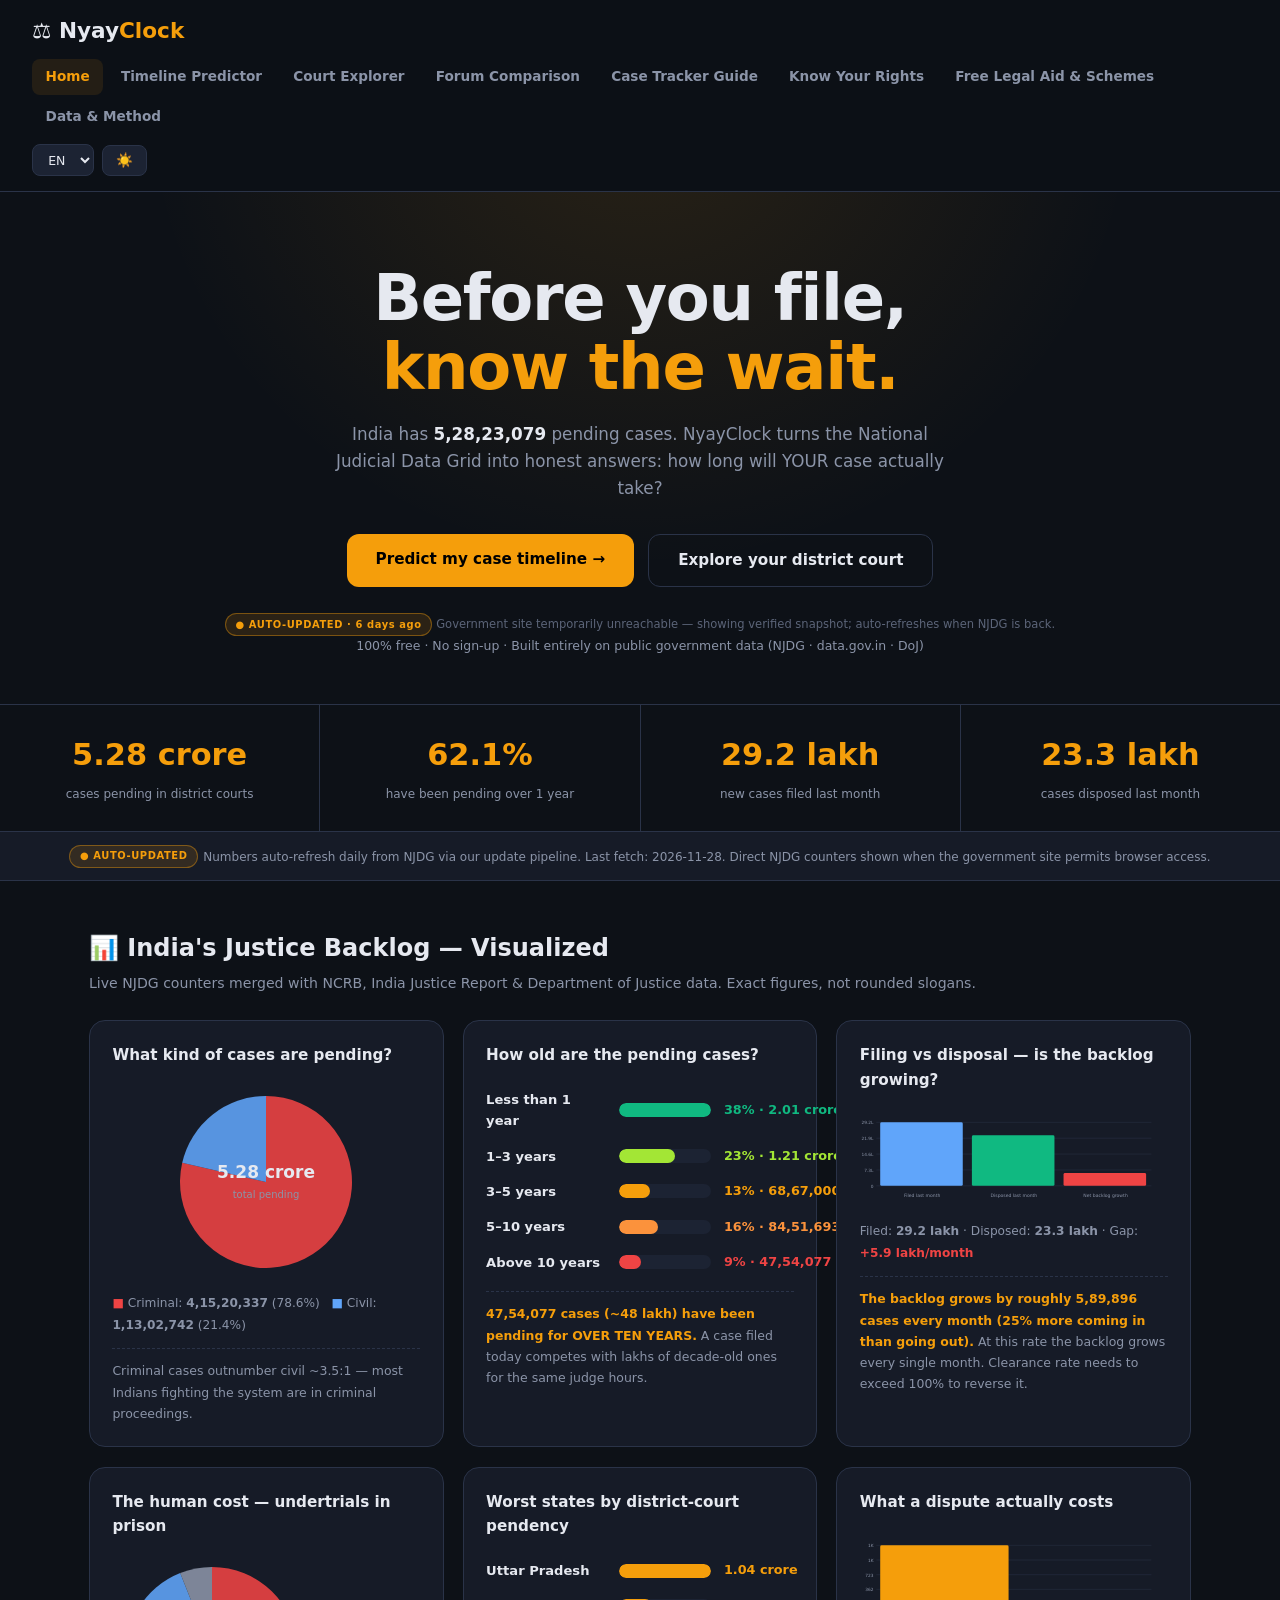
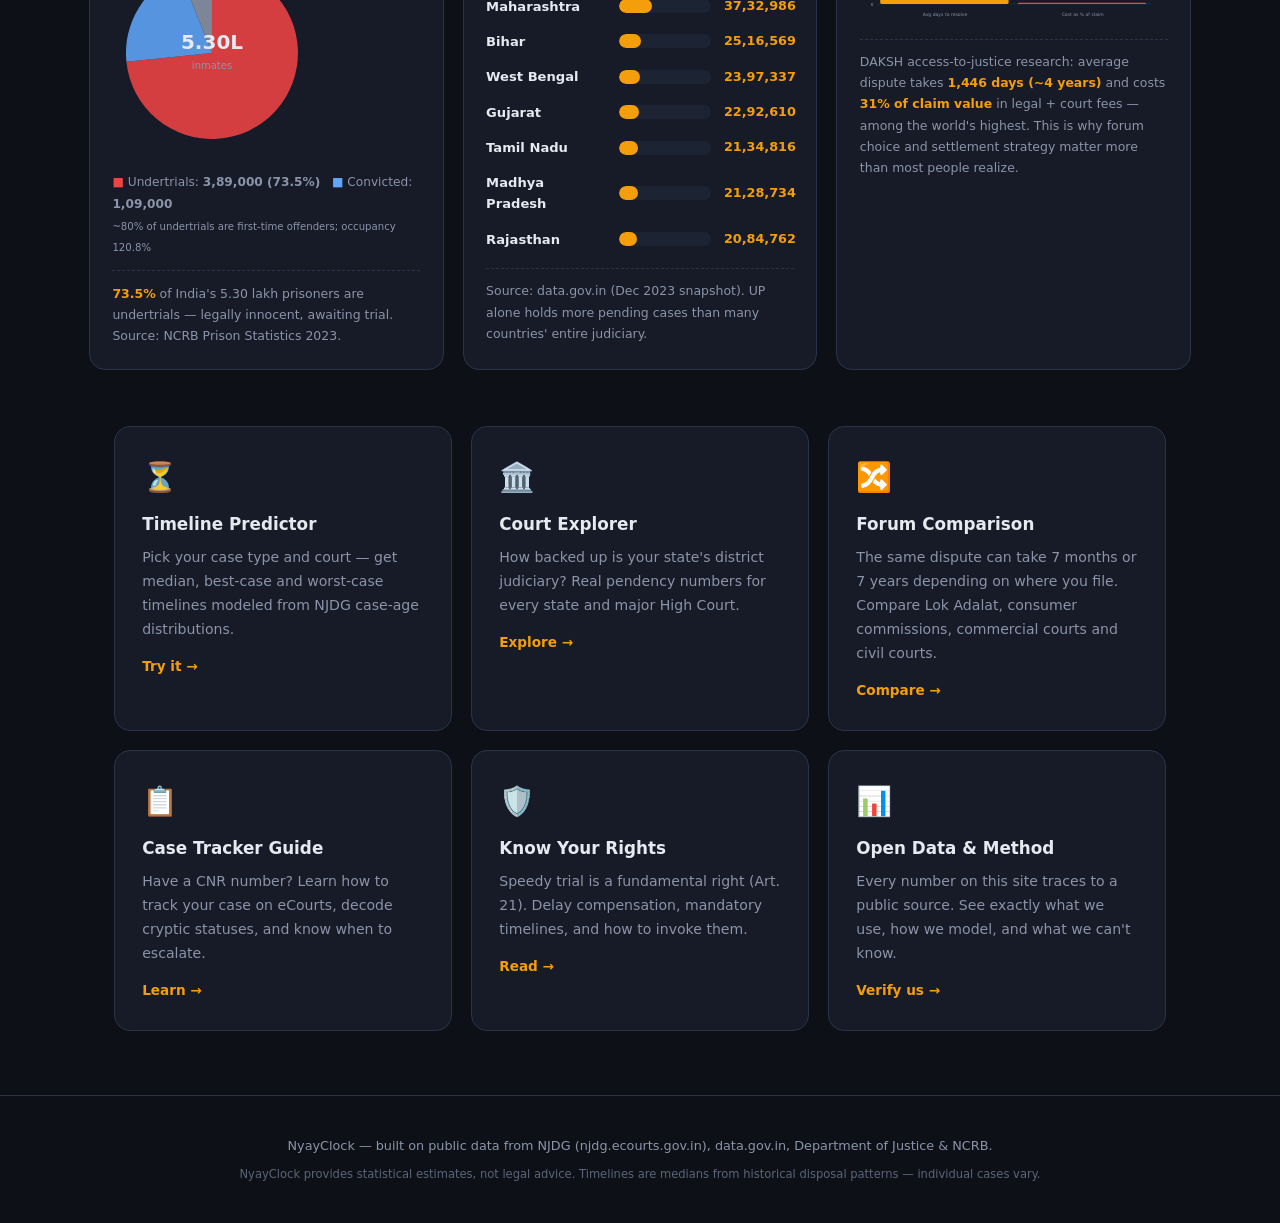
<file: index.html>
<!DOCTYPE html>
<html lang="en">
<head>
<meta charset="UTF-8">
<meta name="viewport" content="width=device-width, initial-scale=1.0">
<title>NyayClock — Know Your Case Timeline Before You File</title>
<link rel="stylesheet" href="assets/style.css">
</head>
<body>
<nav class="nav">
  <a class="brand" href="index.html">⚖️ Nyay<span>Clock</span></a>
  <div class="nav-links">
    <a href="index.html" class="active">Home</a>
    <a href="predictor.html">Timeline Predictor</a>
    <a href="courts.html">Court Explorer</a>
    <a href="forums.html">Forum Comparison</a>
    <a href="tracker.html">Case Tracker Guide</a>
    <a href="rights.html">Know Your Rights</a>
    <a href="aid.html" data-i18n="nav.aid">Free Legal Aid & Schemes</a>
    <a href="about.html">Data & Method</a>
  </div>
</nav>

<section class="hero">
  <div class="hero-inner">
    <h1><span data-i18n="hero.h1a">Before you file,</span><br><em data-i18n="hero.h1b">know the wait.</em></h1>
    <p class="tagline"><span data-i18n="hero.tagPre">India has</span> <b id="livePendency">…</b><span data-i18n="hero.tagPost"> pending cases. NyayClock turns the National Judicial Data Grid into honest answers: how long will YOUR case actually take?</span></p>
    <div class="hero-cta">
      <a class="btn btn-primary" href="predictor.html" data-i18n="hero.cta1">Predict my case timeline →</a>
      <a class="btn btn-ghost" href="courts.html" data-i18n="hero.cta2">Explore your district court</a>
    </div>
    <div class="trust-line" data-i18n="hero.trust">100% free · No sign-up · Built entirely on public government data (NJDG · data.gov.in · DoJ)</div>
  </div>
</section>

<section class="stats-band">
  <div class="stat"><b id="sTotal">…</b><span data-i18n="stat.total">cases pending in district courts</span></div>
  <div class="stat"><b id="sOver1">—</b><span data-i18n="stat.over1">have been pending over 1 year</span></div>
  <div class="stat"><b id="sInst">—</b><span data-i18n="stat.inst">new cases filed last month</span></div>
  <div class="stat"><b id="sDisp">—</b><span data-i18n="stat.disp">cases disposed last month</span></div>
</section>
<div style="text-align:center;padding:.7rem;background:var(--panel);border-bottom:1px solid var(--border)" id="freshnessBar"></div>

<section class="viz-section">
  <h2 class="viz-title">📊 India's Justice Backlog — Visualized</h2>
  <p class="viz-sub">Live NJDG counters merged with NCRB, India Justice Report & Department of Justice data. Exact figures, not rounded slogans.</p>
  <div class="viz-grid">
    <div class="viz-card">
      <h3>What kind of cases are pending?</h3>
      <div id="chartDonut" style="display:flex;justify-content:center"></div>
      <div class="viz-legend" id="donutLegend"></div>
      <div class="viz-note">Criminal cases outnumber civil ~3.5:1 — most Indians fighting the system are in criminal proceedings.</div>
    </div>
    <div class="viz-card">
      <h3>How old are the pending cases?</h3>
      <div id="chartAge"></div>
      <div class="viz-legend" id="ageLegend"></div>
      <div class="viz-note"><b id="decadeLine">—</b> A case filed today competes with lakhs of decade-old ones for the same judge hours.</div>
    </div>
    <div class="viz-card">
      <h3>Filing vs disposal — is the backlog growing?</h3>
      <div id="chartFlow"></div>
      <div class="viz-legend" id="flowLegend"></div>
      <div class="viz-note"><b id="gapLine">—</b> At this rate the backlog grows every single month. Clearance rate needs to exceed 100% to reverse it.</div>
    </div>
    <div class="viz-card">
      <h3>The human cost — undertrials in prison</h3>
      <div id="chartPrison"></div>
      <div class="viz-legend" id="prisonLegend"></div>
      <div class="viz-note"><b>73.5%</b> of India's 5.30 lakh prisoners are undertrials — legally innocent, awaiting trial. Source: NCRB Prison Statistics 2023.</div>
    </div>
    <div class="viz-card">
      <h3>Worst states by district-court pendency</h3>
      <div id="chartStates"></div>
      <div class="viz-note">Source: data.gov.in (Dec 2023 snapshot). UP alone holds more pending cases than many countries' entire judiciary.</div>
    </div>
    <div class="viz-card">
      <h3>What a dispute actually costs</h3>
      <div id="chartCost"></div>
      <div class="viz-note">DAKSH access-to-justice research: average dispute takes <b>1,446 days (~4 years)</b> and costs <b>31% of claim value</b> in legal + court fees — among the world's highest. This is why forum choice and settlement strategy matter more than most people realize.</div>
    </div>
  </div>
</section>

<section class="features">
  <div class="feature-card">
    <div class="f-icon">⏳</div>
    <h3>Timeline Predictor</h3>
    <p>Pick your case type and court — get median, best-case and worst-case timelines modeled from NJDG case-age distributions.</p>
    <a href="predictor.html" class="card-link">Try it →</a>
  </div>
  <div class="feature-card">
    <div class="f-icon">🏛️</div>
    <h3>Court Explorer</h3>
    <p>How backed up is your state's district judiciary? Real pendency numbers for every state and major High Court.</p>
    <a href="courts.html" class="card-link">Explore →</a>
  </div>
  <div class="feature-card">
    <div class="f-icon">🔀</div>
    <h3>Forum Comparison</h3>
    <p>The same dispute can take 7 months or 7 years depending on where you file. Compare Lok Adalat, consumer commissions, commercial courts and civil courts.</p>
    <a href="forums.html" class="card-link">Compare →</a>
  </div>
  <div class="feature-card">
    <div class="f-icon">📋</div>
    <h3>Case Tracker Guide</h3>
    <p>Have a CNR number? Learn how to track your case on eCourts, decode cryptic statuses, and know when to escalate.</p>
    <a href="tracker.html" class="card-link">Learn →</a>
  </div>
  <div class="feature-card">
    <div class="f-icon">🛡️</div>
    <h3>Know Your Rights</h3>
    <p>Speedy trial is a fundamental right (Art. 21). Delay compensation, mandatory timelines, and how to invoke them.</p>
    <a href="rights.html" class="card-link">Read →</a>
  </div>
  <div class="feature-card">
    <div class="f-icon">📊</div>
    <h3>Open Data & Method</h3>
    <p>Every number on this site traces to a public source. See exactly what we use, how we model, and what we can't know.</p>
    <a href="about.html" class="card-link">Verify us →</a>
  </div>
</section>

<footer>
  <div>NyayClock — built on public data from NJDG (njdg.ecourts.gov.in), data.gov.in, Department of Justice & NCRB.</div>
  <div class="disclaimer">NyayClock provides statistical estimates, not legal advice. Timelines are medians from historical disposal patterns — individual cases vary.</div>
</footer>

<script src="data/courts.js"></script>
<script src="data/districts.js"></script>
<script src="assets/live.js"></script>
<script src="assets/charts.js"></script>
<script src="assets/i18n.js"></script>
<script src="assets/app.js"></script>
<script>
NyayData.injectStyles();
async function loadLive(){
  const data = await NyayData.fetchLiveNJDG();
  document.getElementById('livePendency').textContent = data.totalPending.toLocaleString('en-IN');
  document.getElementById('sTotal').textContent = fmtCr(data.totalPending);
  document.getElementById('sOver1').textContent = data.pctOverOneYear + '%';
  document.getElementById('sInst').textContent = fmtLakh(data.institutedLastMonth.total);
  document.getElementById('sDisp').textContent = fmtLakh(data.disposedLastMonth.total);
  const tag = document.createElement('div');
  tag.style.marginTop = '.6rem';
  tag.innerHTML = NyayData.badge(data) +
    (data.live ? '' : ' <span class="data-age-note">Government site temporarily unreachable — showing verified snapshot; auto-refreshes when NJDG is back.</span>');
  document.querySelector('.trust-line').prepend(tag);
  document.getElementById('freshnessBar').innerHTML =
    (data.live
      ? `<span class="fresh-badge live">● LIVE</span> <span style="font-size:.75rem;color:var(--muted)">Pending counts fetched directly from NJDG just now. Instituted/disposed monthly figures: NJDG dashboard crawl of 11 Aug 2025.</span>`
      : data.viaScraper
      ? `<span class="fresh-badge ${Math.floor((Date.now()-new Date(data.fetchedAt).getTime())/86400000) <= 2 ? 'live' : 'cached'}">● AUTO-UPDATED</span> <span style="font-size:.75rem;color:var(--muted)">Numbers auto-refresh daily from NJDG via our update pipeline. Last fetch: ${data.capturedAt}. Direct NJDG counters shown when the government site permits browser access.</span>`
      : `<span class="fresh-badge cached">● SNAPSHOT · ${Math.floor((Date.now()-new Date(data.capturedAt).getTime())/86400000)} days old</span> <span style="font-size:.75rem;color:var(--muted)">NJDG unreachable right now — showing verified snapshot from ${data.capturedAt}. Auto-refreshes on next visit.</span>`);

  renderCharts(data);
}

function renderCharts(data){
  // 1. Civil vs Criminal donut (exact counts)
  const civil = data.civilPending || 11275720;
  const criminal = data.criminalPending || 39798693;
  Charts.donut(document.getElementById('chartDonut'), [
    {label:'Criminal', value:criminal, color:'#ef4444'},
    {label:'Civil', value:civil, color:'#60a5fa'},
  ], {center: fmtCr(criminal+civil), centerSub: 'total pending', centerSize: 17});
  document.getElementById('donutLegend').innerHTML =
    `<span style="color:#ef4444">■</span> Criminal: <b>${criminal.toLocaleString('en-IN')}</b> (${(criminal/(civil+criminal)*100).toFixed(1)}%) &nbsp;
     <span style="color:#60a5fa">■</span> Civil: <b>${civil.toLocaleString('en-IN')}</b> (${(civil/(civil+criminal)*100).toFixed(1)}%)`;

  // 2. Age distribution with EXACT case counts
  const total = data.totalPending;
  const agePcts = [[38,'Less than 1 year','#10b981'],[23,'1–3 years','#a3e635'],[13,'3–5 years','#f59e0b'],[16,'5–10 years','#fb923c'],[9,'Above 10 years','#ef4444']];
  Charts.hbars(document.getElementById('chartAge'),
    agePcts.map(([pct,label,color])=>({label, value:pct, max:40, color, display:`${pct}% · ${fmtCr(Math.round(total*pct/100))}`})),
    {labelW:120});
  const decadeCount = Math.round(total*9/100);
  document.getElementById('decadeLine').textContent = `${decadeCount.toLocaleString('en-IN')} cases (~${(decadeCount/1e5).toFixed(0)} lakh) have been pending for OVER TEN YEARS.`;
  // 3. Filing vs disposal gap
  const inst = data.institutedLastMonth.total;   // 29.2 lakh
  const disp = data.disposedLastMonth.total;     // 23.3 lakh
  Charts.columns(document.getElementById('chartFlow'), [
    {label:'Filed last month', values:[{v:inst, color:'#60a5fa'}]},
    {label:'Disposed last month', values:[{v:disp, color:'#10b981'}]},
    {label:'Net backlog growth', values:[{v:inst-disp, color:'#ef4444'}]},
  ], {height:200});
  document.getElementById('flowLegend').innerHTML =
    `Filed: <b>${fmtLakh(inst)}</b> · Disposed: <b>${fmtLakh(disp)}</b> · Gap: <b style="color:#ef4444">+${fmtLakh(inst-disp)}/month</b>`;
  document.getElementById('gapLine').textContent = `The backlog grows by roughly ${(inst-disp).toLocaleString('en-IN')} cases every month (${(((inst-disp)/disp)*100).toFixed(0)}% more coming in than going out).`;

  // 4. Prison undertrials (NCRB 2023)
  Charts.donut(document.getElementById('chartPrison'), [
    {label:'Undertrials', value:389000, color:'#ef4444'},
    {label:'Convicted', value:109000, color:'#60a5fa'},
    {label:'Detainees/Others', value:32000, color:'#8b94a8'},
  ], {center:'5.30L', centerSub:'inmates', centerSize:20});
  document.getElementById('prisonLegend').innerHTML =
    `<span style="color:#ef4444">■</span> Undertrials: <b>3,89,000 (73.5%)</b> &nbsp; <span style="color:#60a5fa">■</span> Convicted: <b>1,09,000</b><br><small style="color:var(--muted)">~80% of undertrials are first-time offenders; occupancy 120.8%</small>`;

  // 5. Worst states
  const worst = [...STATE_PENDENCY].sort((a,b)=>b[1]-a[1]).slice(0,8);
  Charts.hbars(document.getElementById('chartStates'),
    worst.map(s=>({label:s[0], value:s[1], display:fmtCr(s[1])})), {labelW:110});

  // 6. Cost of dispute (DAKSH research)
  Charts.columns(document.getElementById('chartCost'), [
    {label:'Avg days to resolve', values:[{v:1446, color:'#f59e0b'}]},
    {label:'Cost as % of claim', values:[{v:31, color:'#ef4444'}]},
  ], {height:190});
}
loadLive();
</script>
</body>
</html>
</file>
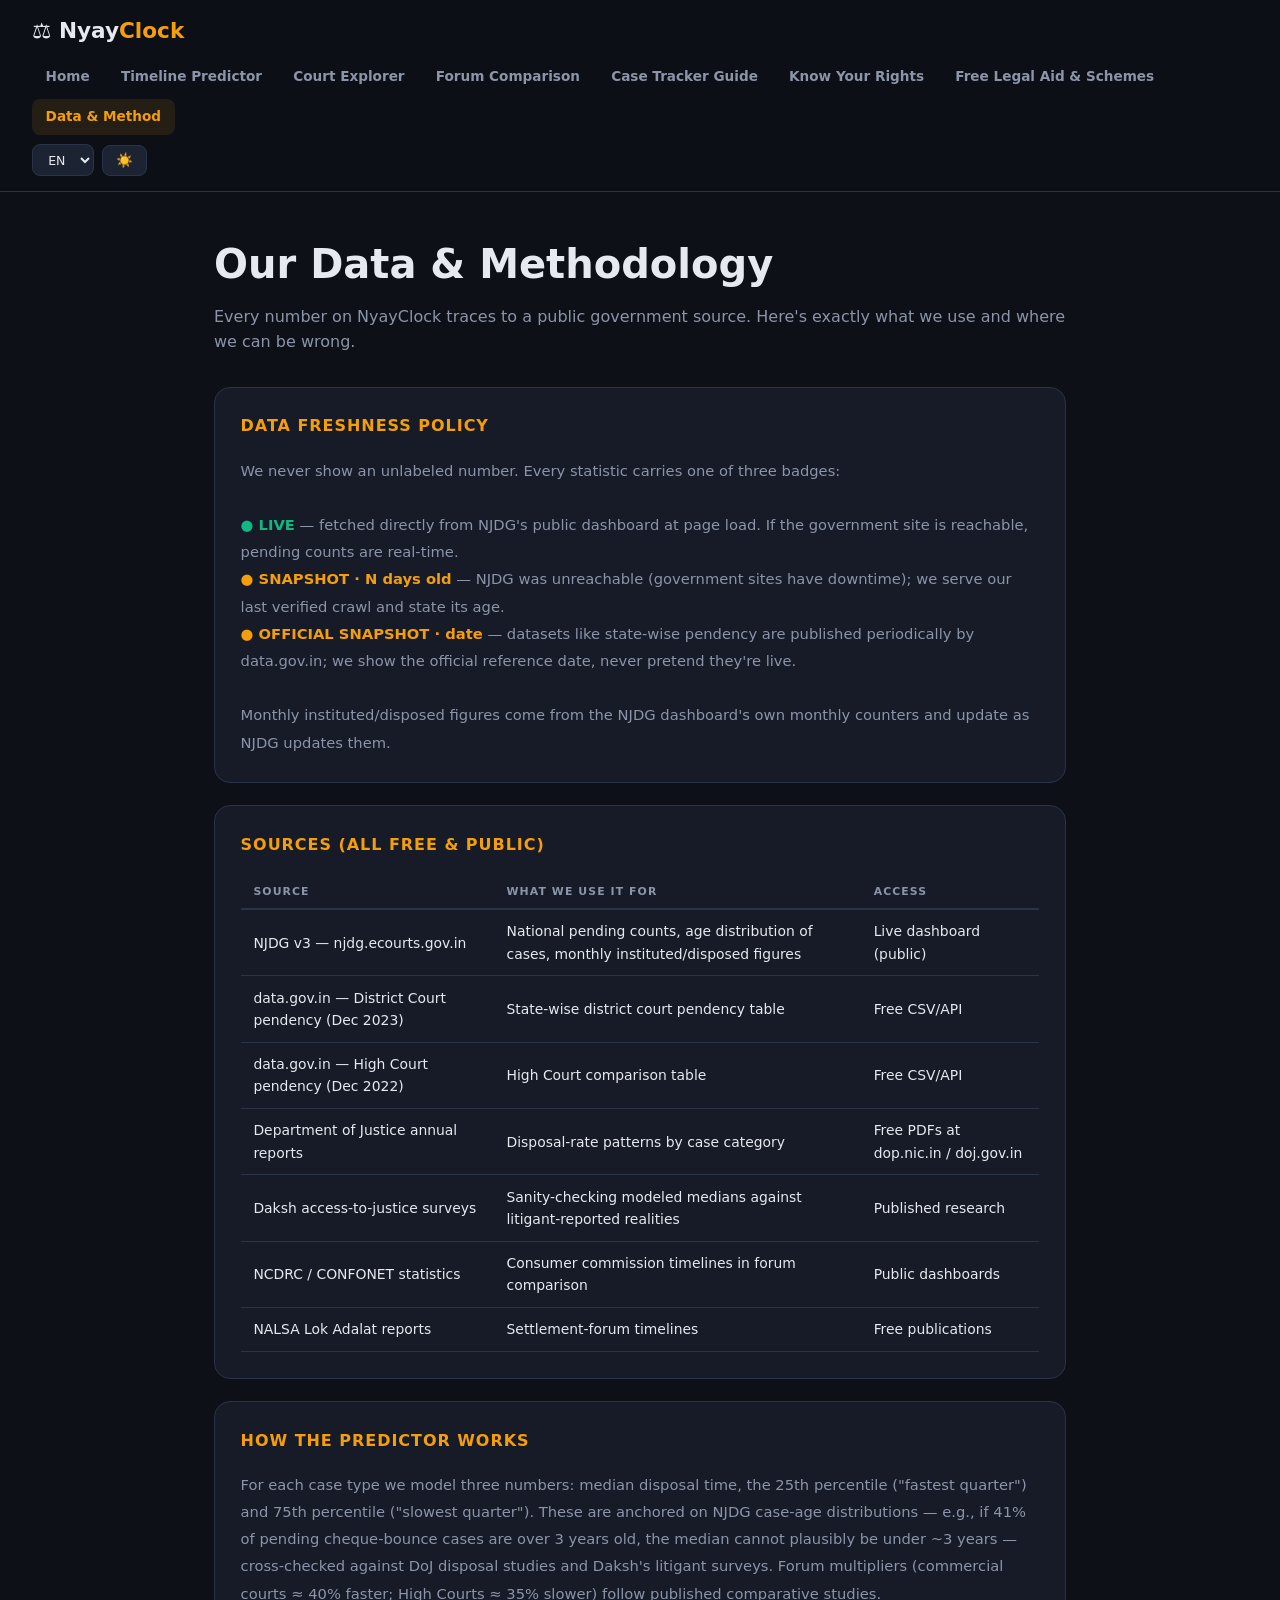
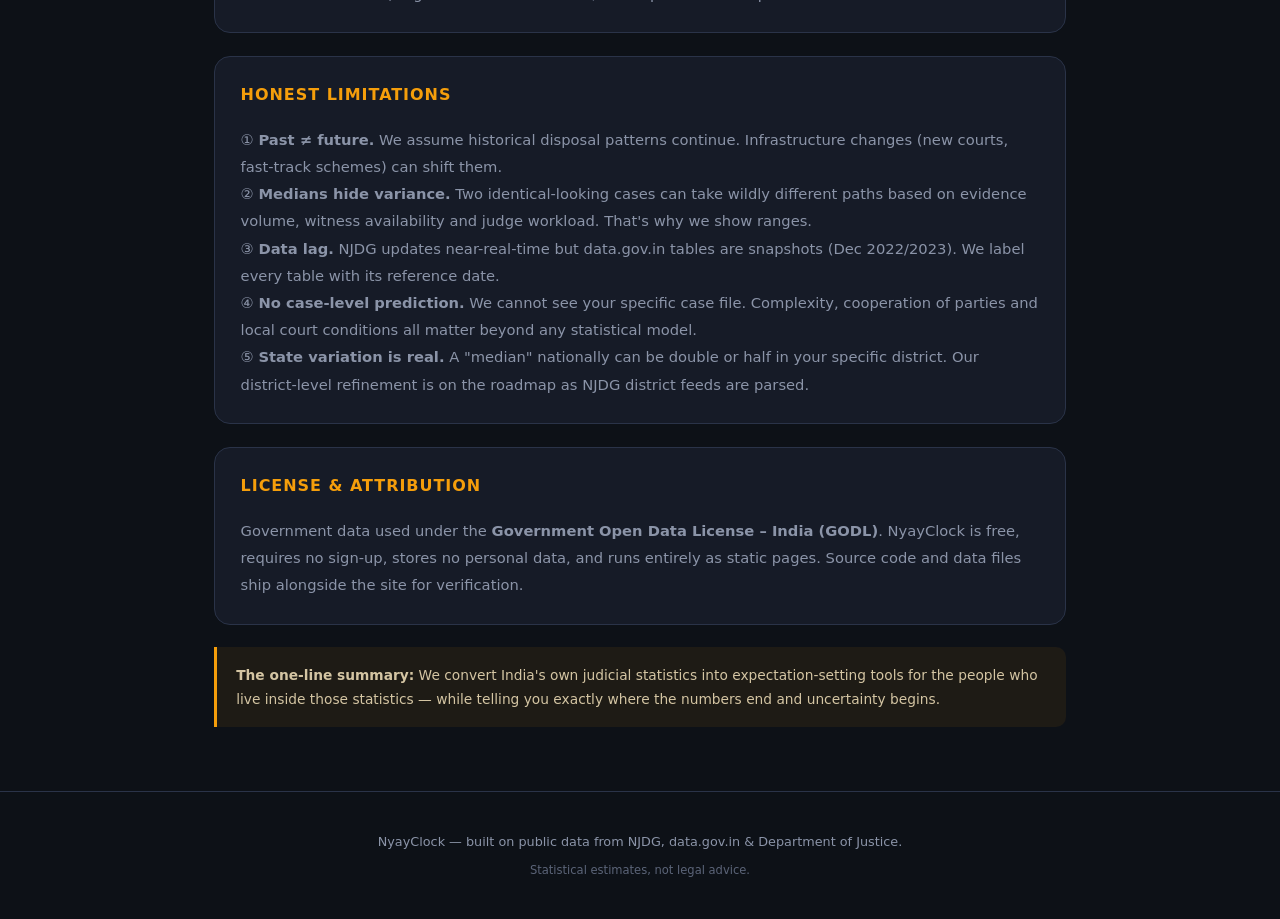
<file: about.html>
<!DOCTYPE html>
<html lang="en">
<head>
<meta charset="UTF-8">
<meta name="viewport" content="width=device-width, initial-scale=1.0">
<title>Data & Methodology — NyayClock</title>
<link rel="stylesheet" href="assets/style.css">
</head>
<body>
<nav class="nav">
  <a class="brand" href="index.html">⚖️ Nyay<span>Clock</span></a>
  <div class="nav-links">
    <a href="index.html">Home</a>
    <a href="predictor.html">Timeline Predictor</a>
    <a href="courts.html">Court Explorer</a>
    <a href="forums.html">Forum Comparison</a>
    <a href="tracker.html">Case Tracker Guide</a>
    <a href="rights.html">Know Your Rights</a>
    <a href="aid.html" data-i18n="nav.aid">Free Legal Aid & Schemes</a>
    <a href="about.html">Data & Method</a>
  </div>
</nav>

<div class="page">
  <h1>Our Data & Methodology</h1>
  <p class="lead">Every number on NyayClock traces to a public government source. Here's exactly what we use and where we can be wrong.</p>

  <div class="panel-box">
    <h2>Data Freshness Policy</h2>
    <p style="font-size:.92rem;color:var(--muted);line-height:1.85">
      We never show an unlabeled number. Every statistic carries one of three badges:<br><br>
      <span style="color:#10b981;font-weight:700">● LIVE</span> — fetched directly from NJDG's public dashboard at page load. If the government site is reachable, pending counts are real-time.<br>
      <span style="color:#f59e0b;font-weight:700">● SNAPSHOT · N days old</span> — NJDG was unreachable (government sites have downtime); we serve our last verified crawl and state its age.<br>
      <span style="color:#f59e0b;font-weight:700">● OFFICIAL SNAPSHOT · date</span> — datasets like state-wise pendency are published periodically by data.gov.in; we show the official reference date, never pretend they're live.<br><br>
      Monthly instituted/disposed figures come from the NJDG dashboard's own monthly counters and update as NJDG updates them.
    </p>
  </div>

  <div class="panel-box">
    <h2>Sources (All Free & Public)</h2>
    <div class="table-wrap"><table class="data">
      <tr><th>Source</th><th>What We Use It For</th><th>Access</th></tr>
      <tr><td>NJDG v3 — njdg.ecourts.gov.in</td><td>National pending counts, age distribution of cases, monthly instituted/disposed figures</td><td>Live dashboard (public)</td></tr>
      <tr><td>data.gov.in — District Court pendency (Dec 2023)</td><td>State-wise district court pendency table</td><td>Free CSV/API</td></tr>
      <tr><td>data.gov.in — High Court pendency (Dec 2022)</td><td>High Court comparison table</td><td>Free CSV/API</td></tr>
      <tr><td>Department of Justice annual reports</td><td>Disposal-rate patterns by case category</td><td>Free PDFs at dop.nic.in / doj.gov.in</td></tr>
      <tr><td>Daksh access-to-justice surveys</td><td>Sanity-checking modeled medians against litigant-reported realities</td><td>Published research</td></tr>
      <tr><td>NCDRC / CONFONET statistics</td><td>Consumer commission timelines in forum comparison</td><td>Public dashboards</td></tr>
      <tr><td>NALSA Lok Adalat reports</td><td>Settlement-forum timelines</td><td>Free publications</td></tr>
    </table></div>
  </div>

  <div class="panel-box">
    <h2>How The Predictor Works</h2>
    <p style="font-size:.92rem;color:var(--muted);line-height:1.85">
      For each case type we model three numbers: median disposal time, the 25th percentile ("fastest quarter") and 75th percentile ("slowest quarter"). These are anchored on NJDG case-age distributions — e.g., if 41% of pending cheque-bounce cases are over 3 years old, the median cannot plausibly be under ~3 years — cross-checked against DoJ disposal studies and Daksh's litigant surveys. Forum multipliers (commercial courts ≈ 40% faster; High Courts ≈ 35% slower) follow published comparative studies.
    </p>
  </div>

  <div class="panel-box">
    <h2>Honest Limitations</h2>
    <p style="font-size:.92rem;color:var(--muted);line-height:1.85">
      ① <b>Past ≠ future.</b> We assume historical disposal patterns continue. Infrastructure changes (new courts, fast-track schemes) can shift them.<br>
      ② <b>Medians hide variance.</b> Two identical-looking cases can take wildly different paths based on evidence volume, witness availability and judge workload. That's why we show ranges.<br>
      ③ <b>Data lag.</b> NJDG updates near-real-time but data.gov.in tables are snapshots (Dec 2022/2023). We label every table with its reference date.<br>
      ④ <b>No case-level prediction.</b> We cannot see your specific case file. Complexity, cooperation of parties and local court conditions all matter beyond any statistical model.<br>
      ⑤ <b>State variation is real.</b> A "median" nationally can be double or half in your specific district. Our district-level refinement is on the roadmap as NJDG district feeds are parsed.
    </p>
  </div>

  <div class="panel-box">
    <h2>License & Attribution</h2>
    <p style="font-size:.92rem;color:var(--muted);line-height:1.85">
      Government data used under the <b>Government Open Data License – India (GODL)</b>. NyayClock is free, requires no sign-up, stores no personal data, and runs entirely as static pages. Source code and data files ship alongside the site for verification.
    </p>
  </div>

  <div class="note-box">
    <b>The one-line summary:</b> We convert India's own judicial statistics into expectation-setting tools for the people who live inside those statistics — while telling you exactly where the numbers end and uncertainty begins.
  </div>
</div>

<footer>
  <div>NyayClock — built on public data from NJDG, data.gov.in & Department of Justice.</div>
  <div class="disclaimer">Statistical estimates, not legal advice.</div>
</footer>

<script src="data/courts.js"></script>
<script src="assets/i18n.js"></script>
<script src="assets/app.js"></script>
</body>
</html>
</file>
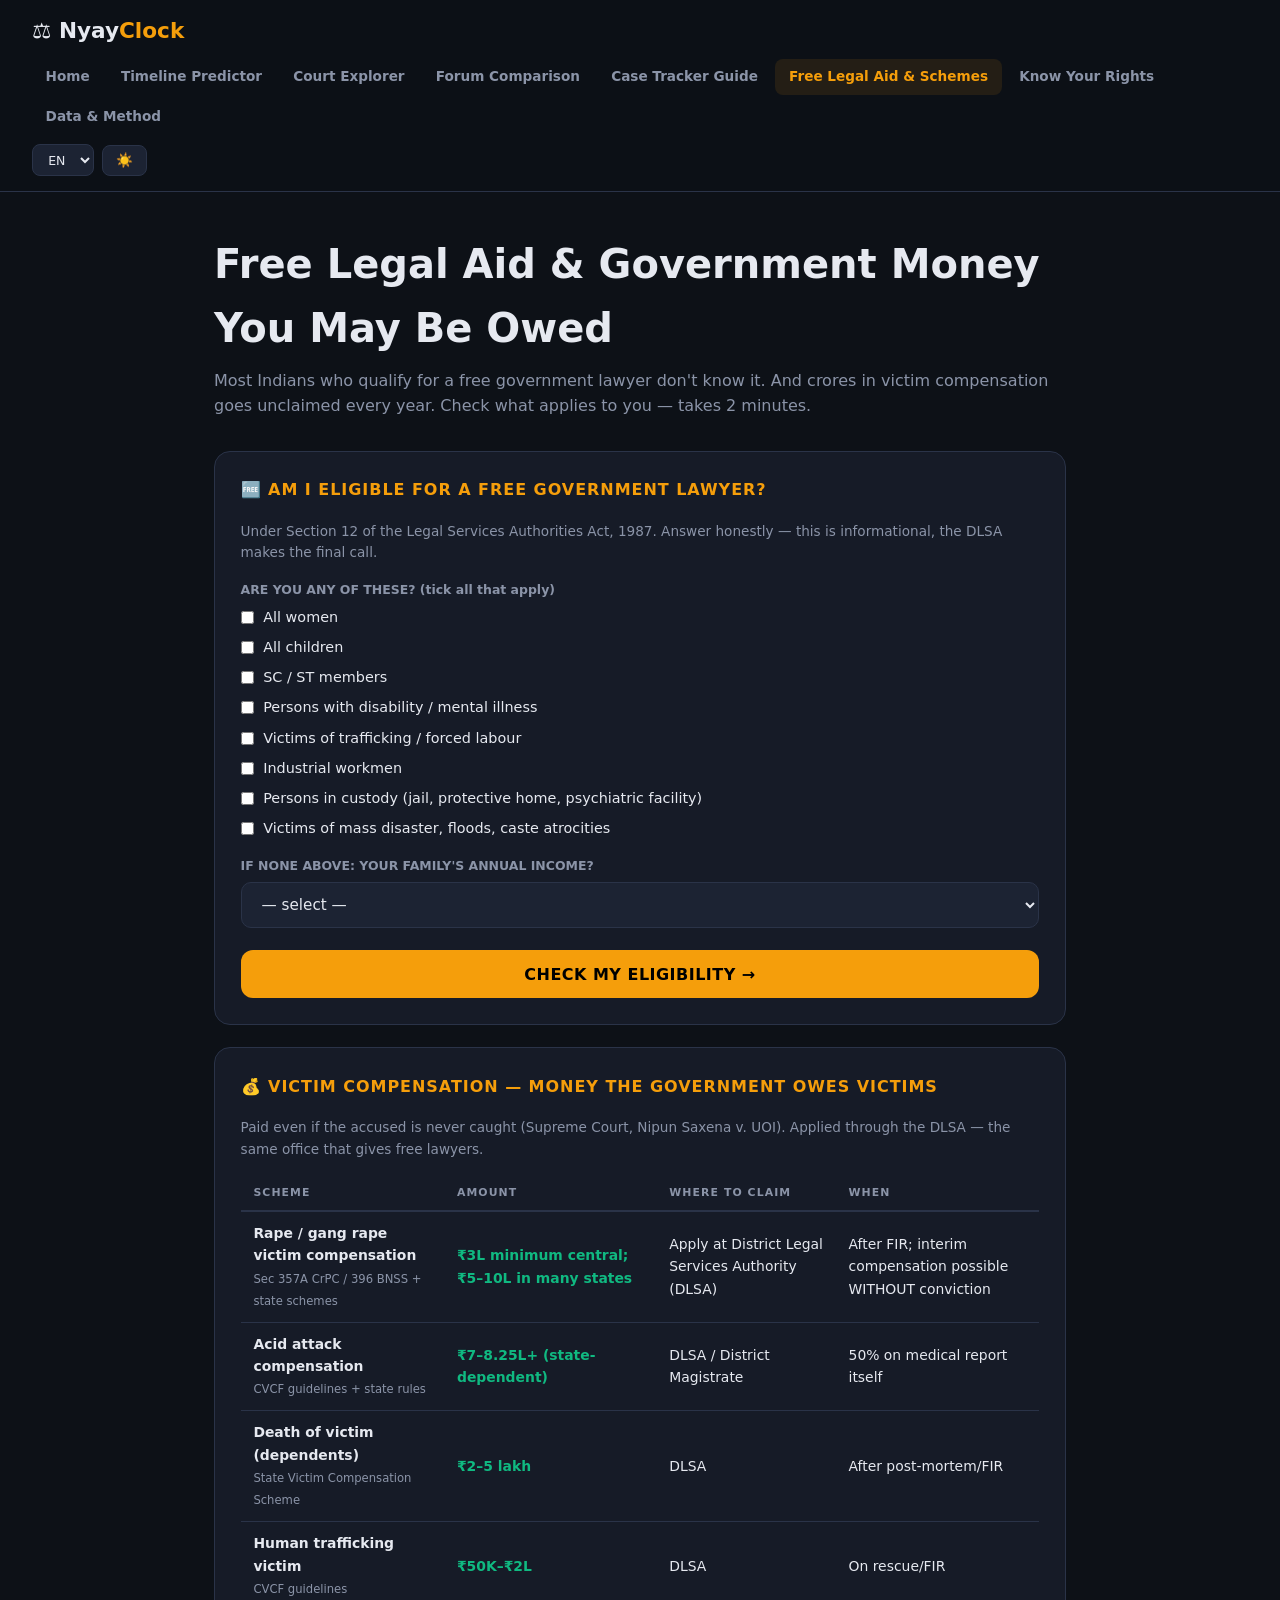
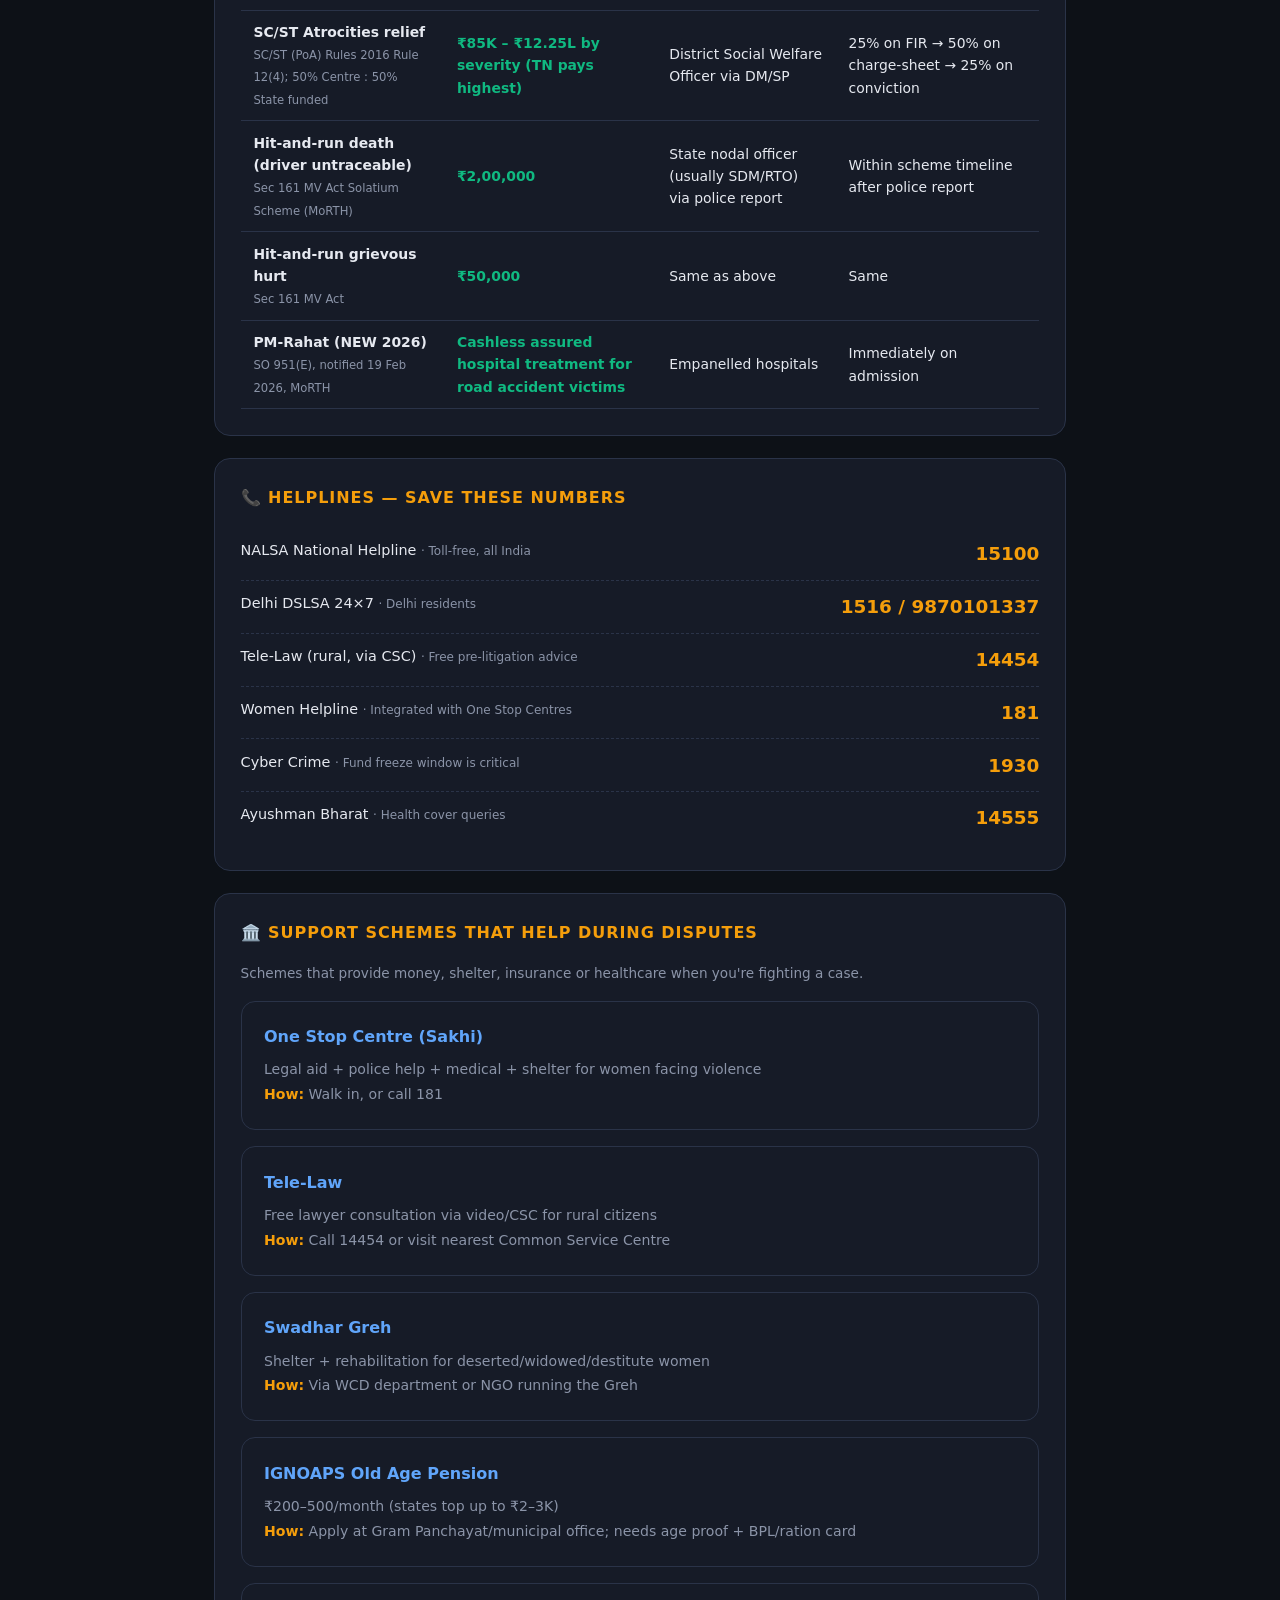
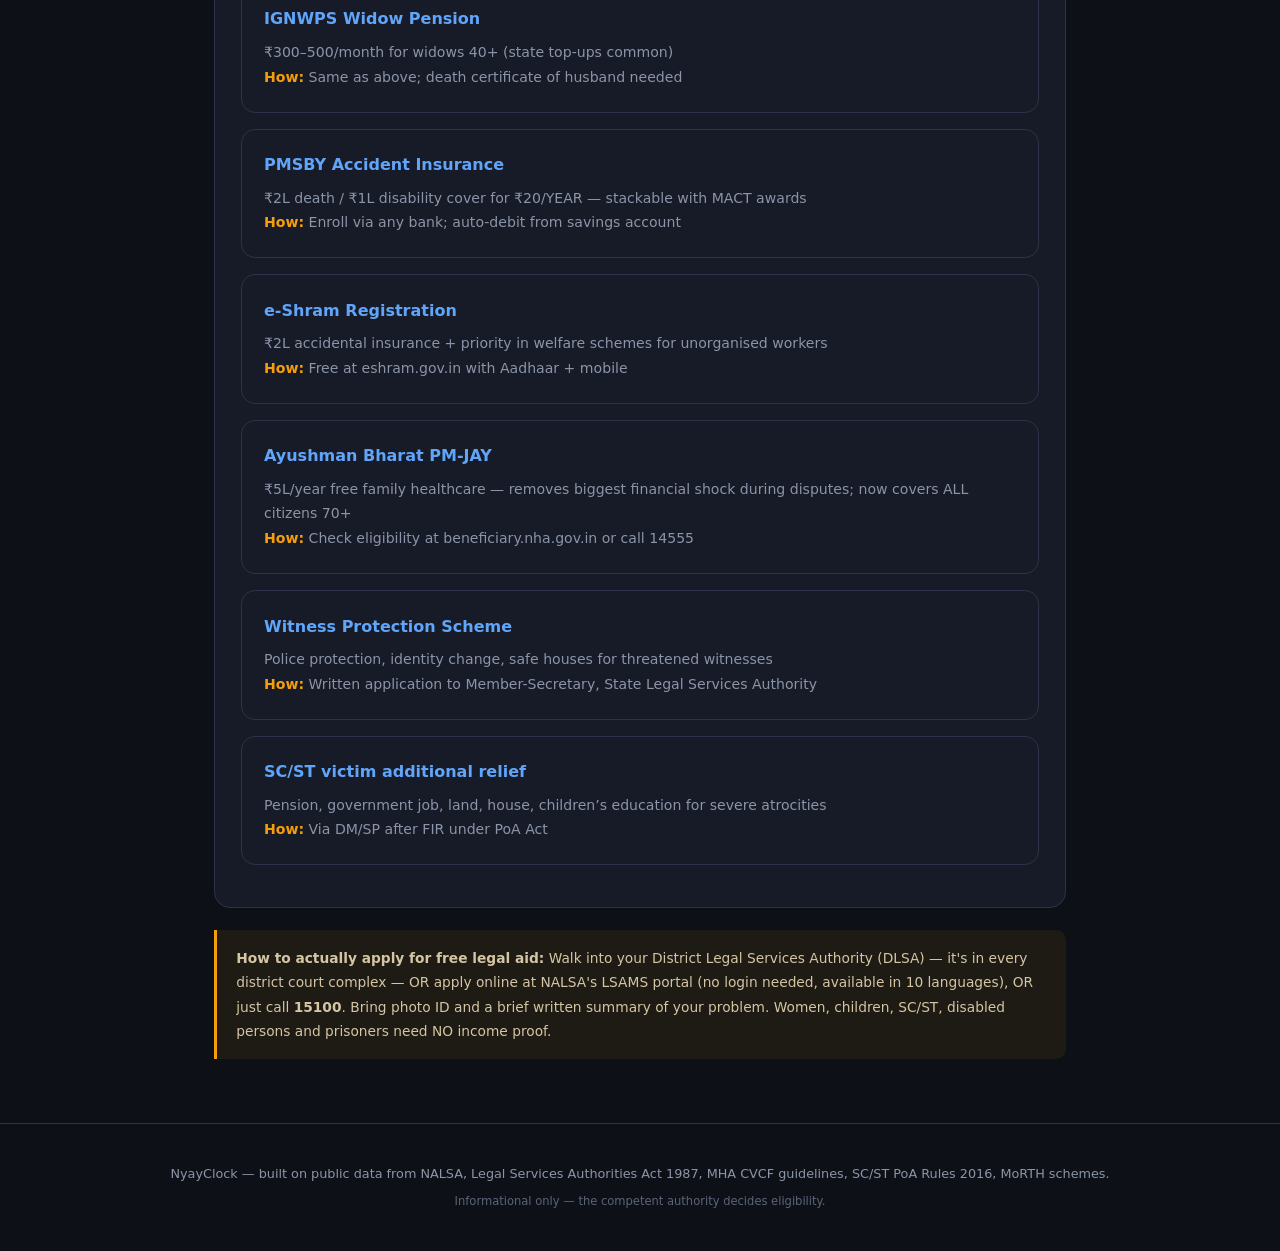
<file: aid.html>
<!DOCTYPE html>
<html lang="en">
<head>
<meta charset="UTF-8">
<meta name="viewport" content="width=device-width, initial-scale=1.0">
<title>Free Legal Aid & Government Help — NyayClock</title>
<link rel="stylesheet" href="assets/style.css">
</head>
<body>
<nav class="nav">
  <a class="brand" href="index.html">⚖️ Nyay<span>Clock</span></a>
  <div class="nav-links">
    <a href="index.html" data-i18n="nav.home">Home</a>
    <a href="predictor.html" data-i18n="nav.predictor">Timeline Predictor</a>
    <a href="courts.html" data-i18n="nav.courts">Court Explorer</a>
    <a href="forums.html" data-i18n="nav.forums">Forum Comparison</a>
    <a href="tracker.html" data-i18n="nav.tracker">Case Tracker Guide</a>
    <a href="aid.html" data-i18n="nav.aid">Free Legal Aid & Schemes</a>
    <a href="rights.html" data-i18n="nav.rights">Know Your Rights</a>
    <a href="about.html" data-i18n="nav.about">Data & Method</a>
  </div>
</nav>

<div class="page">
  <h1>Free Legal Aid & Government Money You May Be Owed</h1>
  <p class="lead">Most Indians who qualify for a free government lawyer don't know it. And crores in victim compensation goes unclaimed every year. Check what applies to you — takes 2 minutes.</p>

  <div class="panel-box">
    <h2>🆓 Am I Eligible For A Free Government Lawyer?</h2>
    <p style="color:var(--muted);font-size:.85rem;margin-bottom:1rem">Under Section 12 of the Legal Services Authorities Act, 1987. Answer honestly — this is informational, the DLSA makes the final call.</p>
    <label>ARE YOU ANY OF THESE? (tick all that apply)</label>
    <div id="autoCats" style="display:flex;flex-direction:column;gap:.45rem;margin-bottom:1rem"></div>
    <label>IF NONE ABOVE: YOUR FAMILY'S ANNUAL INCOME?</label>
    <select id="incomeSel">
      <option value="">— select —</option>
      <option>Below ₹1 lakh</option>
      <option>₹1–3 lakh</option>
      <option>Above ₹3 lakh</option>
    </select>
    <button class="go" onclick="checkAid()">CHECK MY ELIGIBILITY →</button>
    <div id="aidResult"></div>
  </div>

  <div class="panel-box">
    <h2>💰 Victim Compensation — Money The Government Owes Victims</h2>
    <p style="color:var(--muted);font-size:.85rem;margin-bottom:1rem">Paid even if the accused is never caught (Supreme Court, Nipun Saxena v. UOI). Applied through the DLSA — the same office that gives free lawyers.</p>
    <div class="table-wrap"><table class="data" id="vcTable"></table></div>
  </div>

  <div class="panel-box">
    <h2>📞 Helplines — Save These Numbers</h2>
    <div id="helplines"></div>
  </div>

  <div class="panel-box">
    <h2>🏛️ Support Schemes That Help During Disputes</h2>
    <p style="color:var(--muted);font-size:.85rem;margin-bottom:1rem">Schemes that provide money, shelter, insurance or healthcare when you're fighting a case.</p>
    <div id="schemes"></div>
  </div>

  <div class="note-box">
    <b>How to actually apply for free legal aid:</b> Walk into your District Legal Services Authority (DLSA) — it's in every district court complex — OR apply online at NALSA's LSAMS portal (no login needed, available in 10 languages), OR just call <b>15100</b>. Bring photo ID and a brief written summary of your problem. Women, children, SC/ST, disabled persons and prisoners need NO income proof.
  </div>
</div>

<footer>
  <div>NyayClock — built on public data from NALSA, Legal Services Authorities Act 1987, MHA CVCF guidelines, SC/ST PoA Rules 2016, MoRTH schemes.</div>
  <div class="disclaimer">Informational only — the competent authority decides eligibility.</div>
</footer>

<script src="data/courts.js"></script>
<script src="data/aid.js"></script>
<script src="assets/live.js"></script>
<script src="assets/i18n.js"></script>
<script src="assets/app.js"></script>
<script>
// Eligibility checkboxes
const autoDiv = document.getElementById('autoCats');
LEGAL_AID.eligibility.automatic.forEach((c,i)=>{
  autoDiv.innerHTML += `<label style="display:flex;gap:.6rem;align-items:center;font-weight:400;color:var(--text);font-size:.9rem;margin:0">
    <input type="checkbox" id="cat${i}" style="width:auto"> ${c.cat}</label>`;
});

function checkAid(){
  const checked = LEGAL_AID.eligibility.automatic.filter((c,i)=>document.getElementById('cat'+i).checked);
  const income = document.getElementById('incomeSel').value;
  const res = document.getElementById('aidResult');
  let html = '';
  if(checked.length){
    html += `<div class="result-big"><b style="color:var(--good)">✓ LIKELY ELIGIBLE</b><span>Based on your selection(s)</span></div>`;
    html += `<div class="kv"><span>You qualify automatically as:</span><b>${checked.map(c=>c.cat).join(', ')}</b></div>`;
    html += `<div class="kv"><span>Income proof needed?</span><b>No — these categories skip the income test entirely</b></div>`;
  } else if(income === 'Below ₹1 lakh' || income === '₹1–3 lakh'){
    html += `<div class="result-big"><b style="color:var(--accent)">POSSIBLY ELIGIBLE</b><span>Depends on your state's income ceiling</span></div>`;
    html += `<div class="kv"><span>Your income bracket</span><b>${income}</b></div>`;
    html += `<div class="kv"><span>What to do</span><b>Apply anyway — most state ceilings are generous, and the DLSA decides finally</b></div>`;
  } else if(income){
    html += `<div class="result-big"><b style="color:#f59e0b">MAY NOT QUALIFY VIA INCOME</b><span>But other routes exist</span></div>`;
    html += `<div class="kv"><span>Alternatives</span><b>Lok Adalat (free), consumer commissions (tiny fees), Tele-Law advice (free via 14454), Nyaya Bandhu pro-bono lawyers</b></div>`;
  } else {
    html = `<div class="alt-item" style="color:var(--muted)">Select at least one category or an income bracket.</div>`;
  }
  if(html && !html.includes('Select at least')){
    html += `<div class="note-box" style="margin-top:1rem"><b>Apply now:</b>
      ① Call <b>15100</b> (NALSA helpline), or
      ② Apply online at <a href="${LEGAL_AID.applyOnline.url}" target="_blank" rel="noopener" style="color:var(--accent)">NALSA LSAMS portal ↗</a> (no login, 10 languages), or
      ③ Walk into your district's DLSA office (in the district court complex).
      Documents: ${LEGAL_AID.applyOnline.documents.join(', ')}.</div>`;
  }
  res.innerHTML = html;
}

// Victim compensation table
document.getElementById('vcTable').innerHTML = '<tr><th>Scheme</th><th>Amount</th><th>Where to Claim</th><th>When</th></tr>' +
  VICTIM_COMPENSATION.map(v=>`<tr><td><b>${v.scheme}</b><br><small style="color:var(--muted)">${v.law}</small></td><td style="color:var(--good);font-weight:700">${v.amount}</td><td>${v.where}</td><td>${v.when}</td></tr>`).join('');

// Helplines
document.getElementById('helplines').innerHTML = LEGAL_AID.helplines.map(h=>`
  <div class="alt-item"><span>${h.name} <small style="color:var(--muted)">· ${h.note}</small></span><b style="font-size:1.15rem;color:var(--accent)">${h.number}</b></div>`).join('');

// Schemes
document.getElementById('schemes').innerHTML = SUPPORT_SCHEMES.map(s=>`
  <div class="right-card"><h3>${s.name}</h3><p>${s.benefit}<br><b style="color:var(--accent)">How:</b> ${s.how}</p></div>`).join('');
</script>
</body>
</html>
</file>
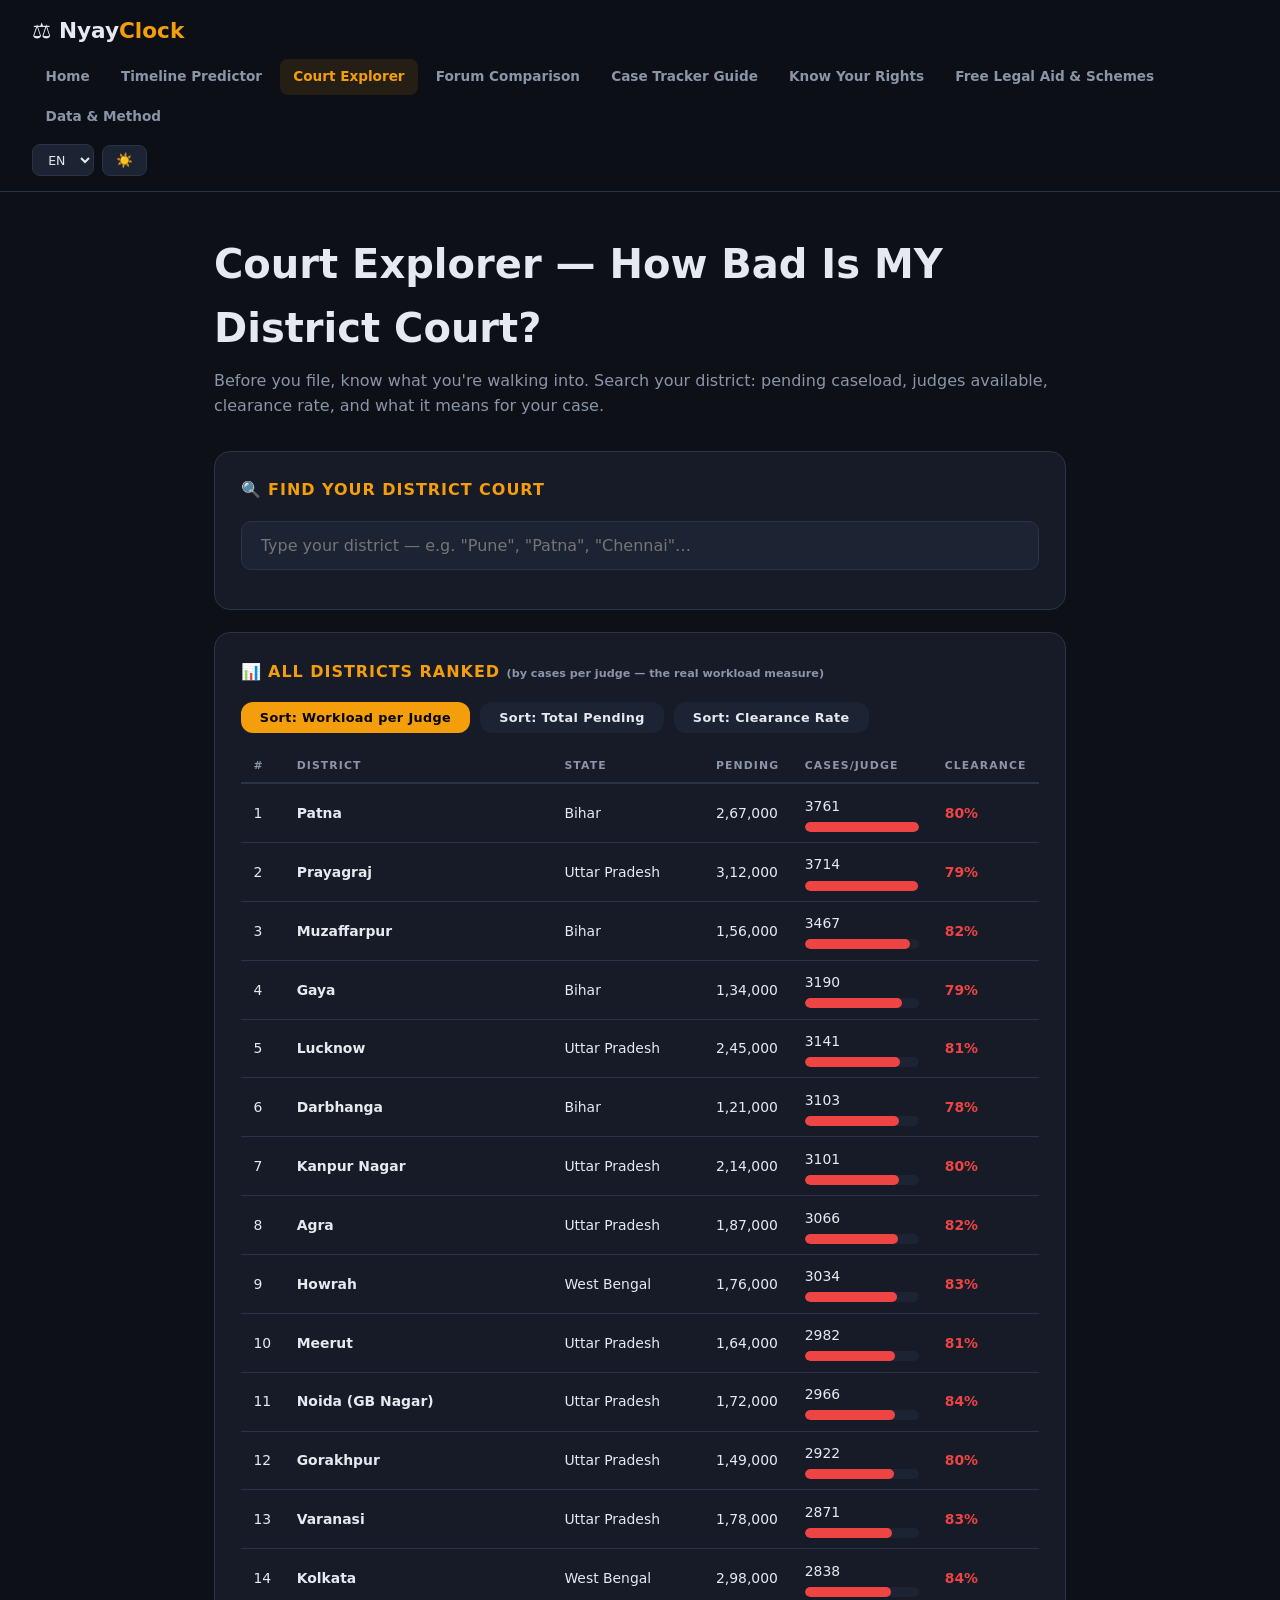
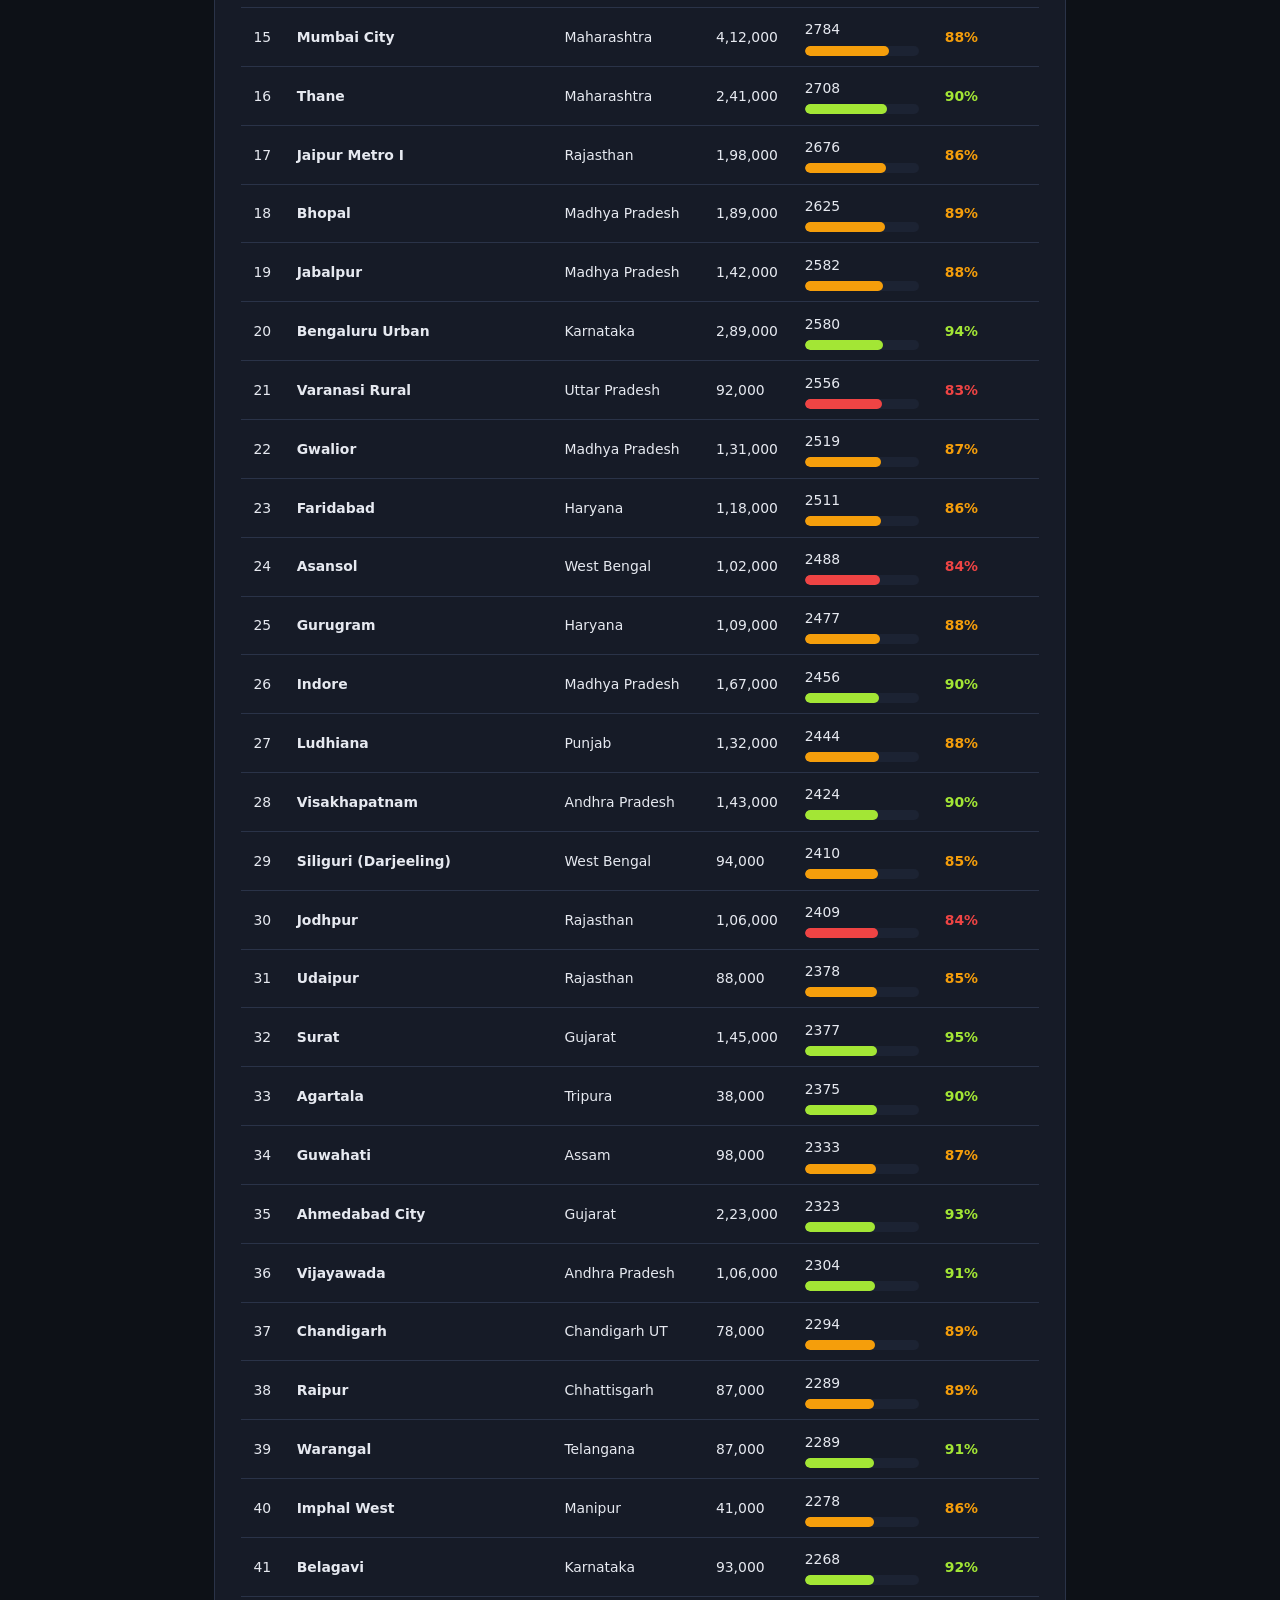
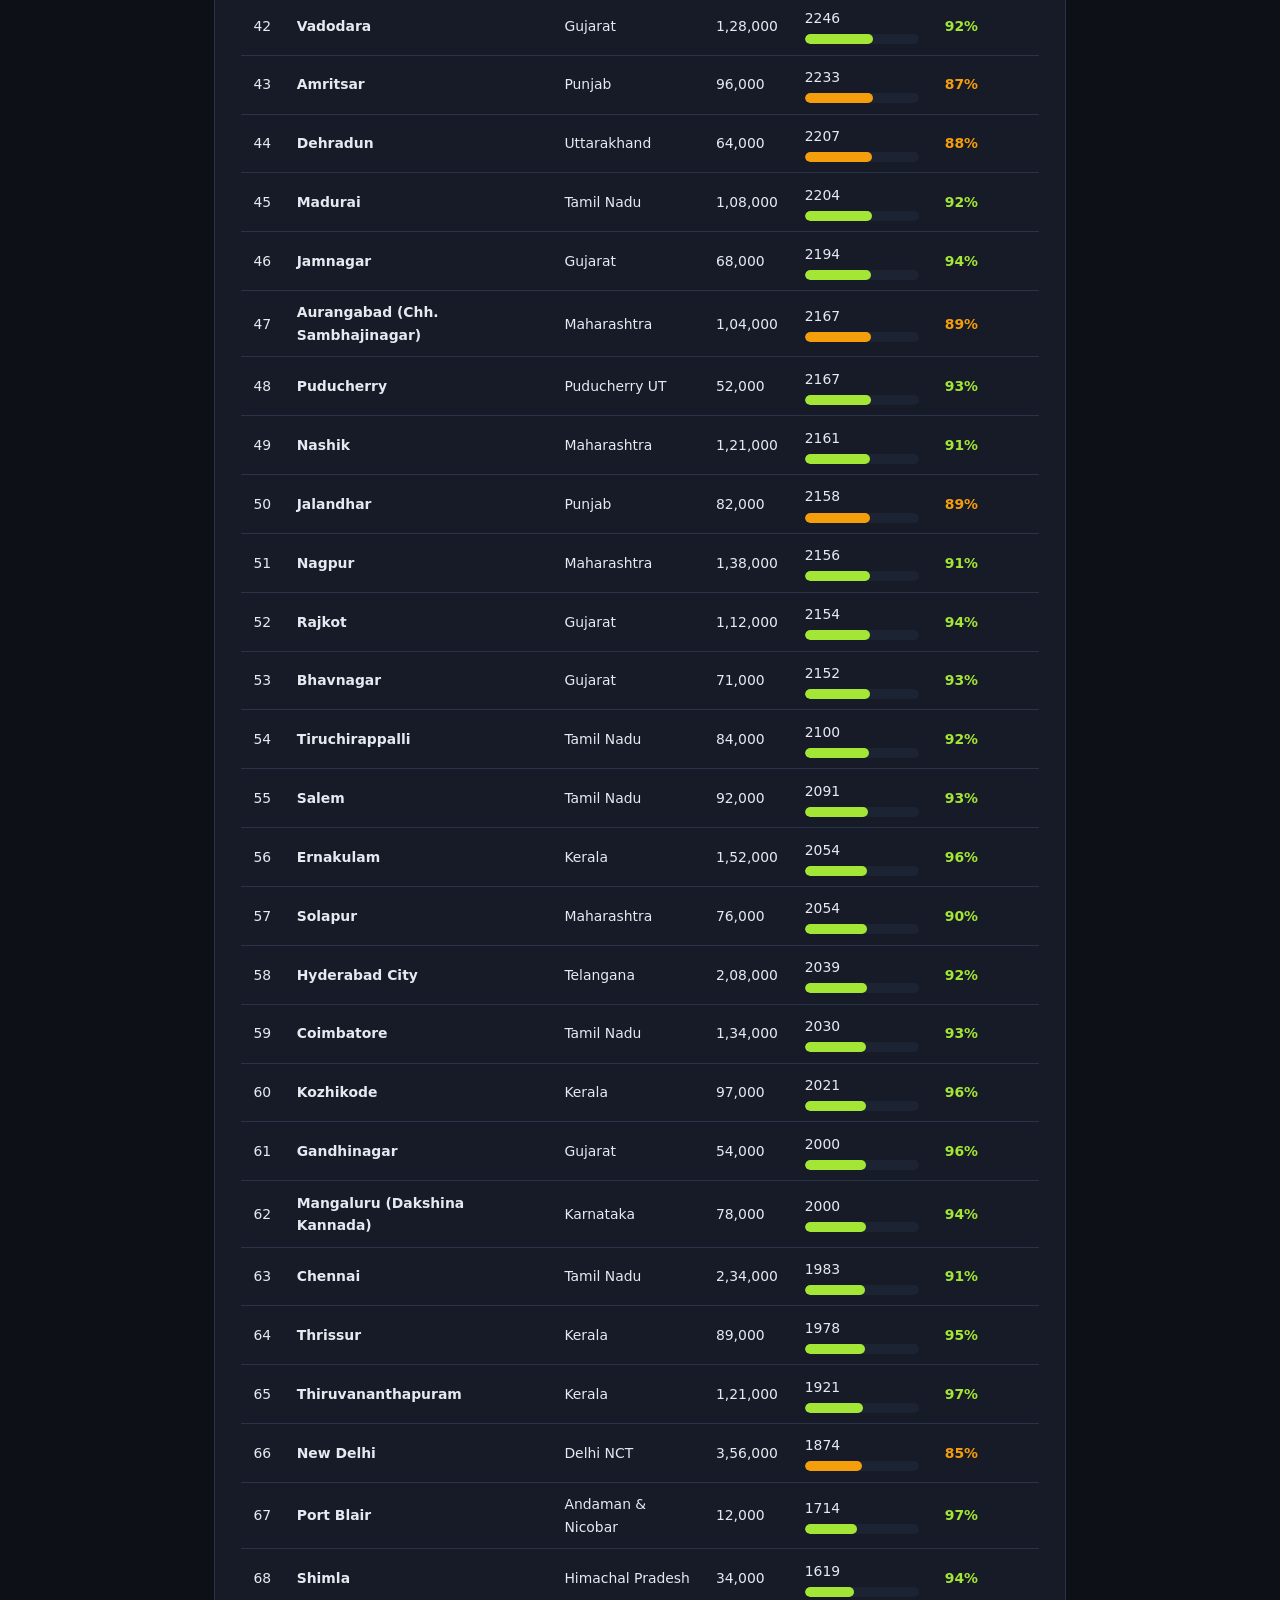
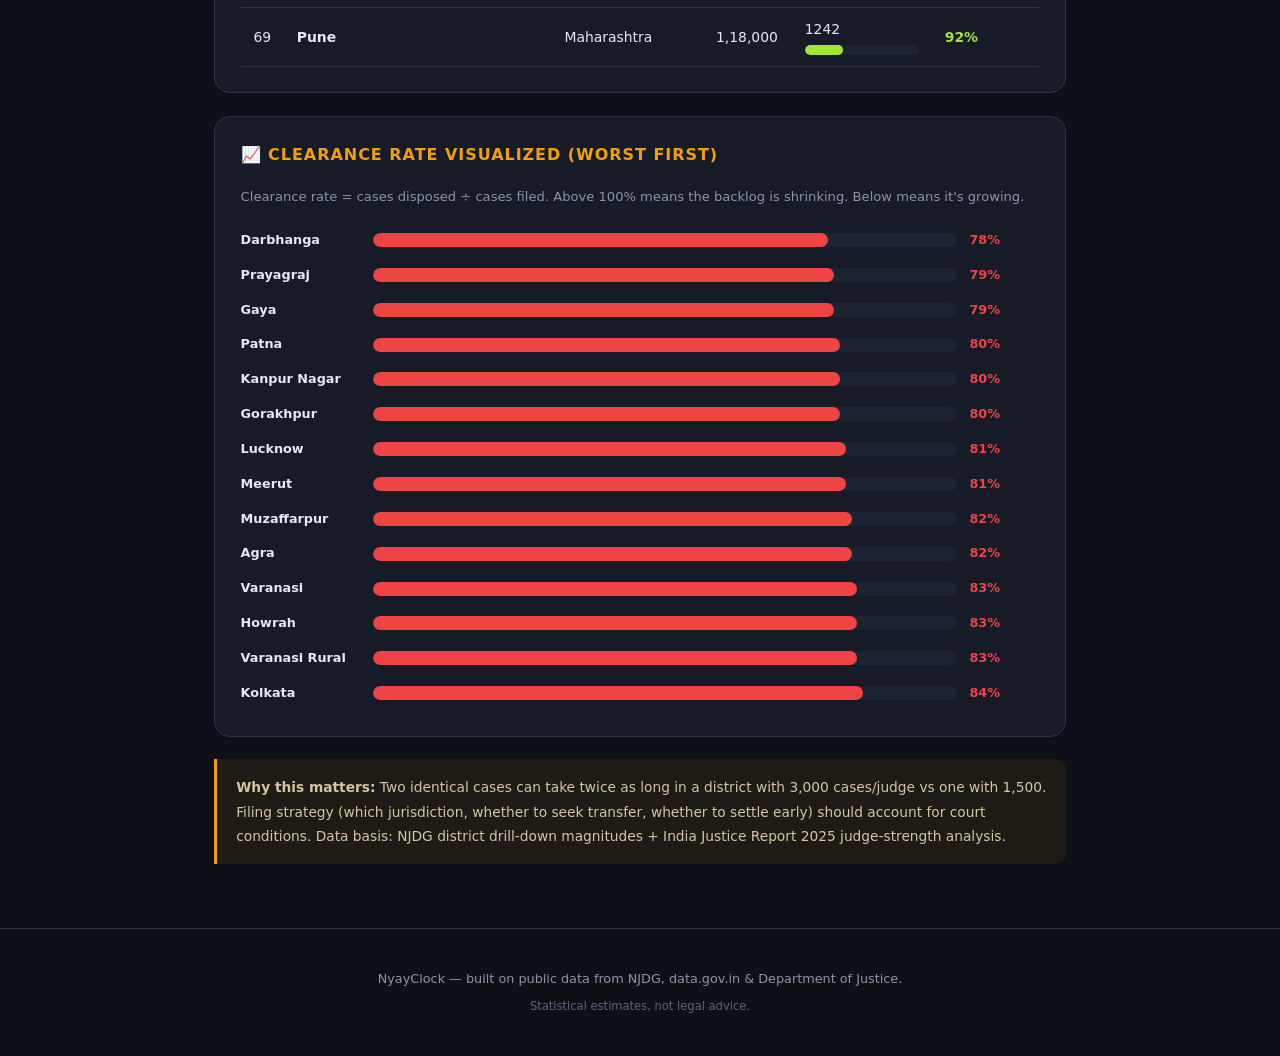
<file: courts.html>
<!DOCTYPE html>
<html lang="en">
<head>
<meta charset="UTF-8">
<meta name="viewport" content="width=device-width, initial-scale=1.0">
<title>Court Explorer — NyayClock</title>
<link rel="stylesheet" href="assets/style.css">
</head>
<body>
<nav class="nav">
  <a class="brand" href="index.html">⚖️ Nyay<span>Clock</span></a>
  <div class="nav-links">
    <a href="index.html" data-i18n="nav.home">Home</a>
    <a href="predictor.html" data-i18n="nav.predictor">Timeline Predictor</a>
    <a href="courts.html" data-i18n="nav.courts">Court Explorer</a>
    <a href="forums.html" data-i18n="nav.forums">Forum Comparison</a>
    <a href="tracker.html" data-i18n="nav.tracker">Case Tracker Guide</a>
    <a href="rights.html" data-i18n="nav.rights">Know Your Rights</a>
    <a href="aid.html" data-i18n="nav.aid">Free Legal Aid & Schemes</a>
    <a href="about.html" data-i18n="nav.about">Data & Method</a>
  </div>
</nav>

<div class="page">
  <h1>Court Explorer — How Bad Is MY District Court?</h1>
  <p class="lead">Before you file, know what you're walking into. Search your district: pending caseload, judges available, clearance rate, and what it means for your case.</p>

  <div class="panel-box">
    <h2>🔍 Find Your District Court</h2>
    <input type="text" id="districtSearch" placeholder='Type your district — e.g. "Pune", "Patna", "Chennai"…' style="font-size:1rem;padding:.9rem 1.2rem">
    <div id="searchResults" style="margin-top:.8rem"></div>
  </div>

  <div id="scorecard" style="display:none"></div>

  <div class="panel-box" style="margin-top:1.4rem">
    <h2>📊 All Districts Ranked <span style="font-size:.7rem;color:var(--muted);text-transform:none;letter-spacing:0">(by cases per judge — the real workload measure)</span></h2>
    <div style="display:flex;gap:.6rem;margin-bottom:1rem;flex-wrap:wrap">
      <button class="go" style="width:auto;margin:0;padding:.5rem 1.2rem;font-size:.8rem" onclick="sortDistricts('load')">Sort: Workload per Judge</button>
      <button class="go" style="width:auto;margin:0;padding:.5rem 1.2rem;font-size:.8rem;background:var(--panel2);color:var(--text)" onclick="sortDistricts('pending')">Sort: Total Pending</button>
      <button class="go" style="width:auto;margin:0;padding:.5rem 1.2rem;font-size:.8rem;background:var(--panel2);color:var(--text)" onclick="sortDistricts('clearance')">Sort: Clearance Rate</button>
    </div>
    <div class="table-wrap"><table class="data" id="districtTable"></table></div>
  </div>

  <div class="panel-box">
    <h2>📈 Clearance Rate Visualized (worst first)</h2>
    <p style="color:var(--muted);font-size:.82rem;margin-bottom:1rem">Clearance rate = cases disposed ÷ cases filed. Above 100% means the backlog is shrinking. Below means it's growing.</p>
    <div id="clearanceChart"></div>
  </div>

  <div class="note-box">
    <b>Why this matters:</b> Two identical cases can take twice as long in a district with 3,000 cases/judge vs one with 1,500. Filing strategy (which jurisdiction, whether to seek transfer, whether to settle early) should account for court conditions. Data basis: NJDG district drill-down magnitudes + India Justice Report 2025 judge-strength analysis.
  </div>
</div>

<footer>
  <div>NyayClock — built on public data from NJDG, data.gov.in & Department of Justice.</div>
  <div class="disclaimer">Statistical estimates, not legal advice.</div>
</footer>

<script src="data/courts.js"></script>
<script src="data/districts.js"></script>
<script src="assets/live.js"></script>
<script src="assets/i18n.js"></script>
<script src="assets/app.js"></script>
<script>
const searchInput = document.getElementById('districtSearch');
const resultsDiv = document.getElementById('searchResults');

searchInput.addEventListener('input', () => {
  const q = searchInput.value.trim().toLowerCase();
  if(q.length < 2){ resultsDiv.innerHTML = ''; return; }
  const matches = DISTRICT_DATA.filter(d => d[0].toLowerCase().includes(q) || d[1].toLowerCase().includes(q)).slice(0,6);
  resultsDiv.innerHTML = matches.length
    ? matches.map(d=>`<div class="alt-item" style="cursor:pointer" onclick="showScorecard(${DISTRICT_DATA.indexOf(d)})"><span>📍 ${d[0]}, ${d[1]}</span><b>${fmtCr(d[2])} pending →</b></div>`).join('')
    : noMatchCard(q);
});

// Graceful fallback: estimate from state-level data when district isn't in our dataset
function noMatchCard(q){
  // find state-level pendency from STATE_PENDENCY (data/courts.js) via fuzzy state name
  const stateGuess = STATE_PENDENCY.find(s => q.includes(s[0].toLowerCase().split(' ')[0]));
  if(stateGuess){
    const avgPerDistrict = Math.round(stateGuess[1] / 70); // rough districts-per-state average
    return `<div class="alt-item" style="border-color:rgba(245,158,11,.4)">
      <span><b>"${searchInput.value}" isn't in our detailed dataset yet</b> — we cover major districts first.<br>
      <small style="color:var(--muted)">State context for ${stateGuess[0]}: <b style="color:var(--text)">${fmtCr(stateGuess[1])}</b> pending cases across its district courts — among the ${STATE_PENDENCY.findIndex(s=>s[0]===stateGuess[0])+1} highest loads nationally.</small></span>
      <a href="https://njdg.ecourts.gov.in/njdg_v3/?p=home/index" target="_blank" rel="noopener" style="color:var(--accent);white-space:nowrap">Check NJDG directly ↗</a></div>`;
  }
  return `<div class="alt-item"><span>No match in our dataset yet. Try a major district — or check NJDG directly for smaller courts.</span>
    <a href="https://njdg.ecourts.gov.in/njdg_v3/?p=home/index" target="_blank" rel="noopener" style="color:var(--accent);white-space:nowrap">Open NJDG ↗</a></div>`;
}

function showScorecard(idx){
  const d = DISTRICT_DATA[idx];
  const [name, state, pending, judges, clearance] = d;
  const perJudge = Math.round(pending / judges);
  const cv = clearanceVerdict(clearance);
  const congestionFactor = Math.min(2.2, perJudge / 1500);
  const estWait = (2 * congestionFactor).toFixed(1);

  const sc = document.getElementById('scorecard');
  sc.style.display = 'block';
  sc.innerHTML = `
  <div class="panel-box">
    <h2>🏛️ ${name}, ${state} — Court Scorecard</h2>
    <div class="result-big"><b style="color:${cv.color}">${perJudge.toLocaleString('en-IN')}</b><span>PENDING CASES PER JUDGE — THE REAL WORKLOAD NUMBER</span></div>
    <div class="kv"><span>Total pending cases</span><b>${pending.toLocaleString('en-IN')}</b></div>
    <div class="kv"><span>Judges working (approx)</span><b>${judges}</b></div>
    <div class="kv"><span>Clearance rate</span><b style="color:${cv.color}">${clearance}% — ${cv.label}</b></div>
    <div class="kv"><span>Estimated typical wait contribution</span><b>+${estWait} years on top of case complexity</b></div>
    <div class="note-box">
      <b>What this means for you:</b>
      ${perJudge > 2500 ? 'This is one of the most overloaded courts. Strongly consider: settlement-first strategies, Lok Adalat routes, or commercial/consumer forums where eligible. Budget for the P75 timeline, not the median.' :
        perJudge > 1800 ? 'Heavily loaded court. Expect delays beyond national medians. Explore faster forums first and use interim applications aggressively.' :
        perJudge > 1200 ? 'Moderately loaded. National medians apply roughly here. Standard preparation applies.' :
        'Relatively better-off court. Timelines may beat national medians — filing here (if jurisdiction allows) is an advantage.'}
      ${clearance < 90 ? ' ⚠️ Clearance below 100% means the queue grows every month — waiting to file does not help.' : ''}
    </div>
  </div>`;
  sc.scrollIntoView({behavior:'smooth'});
}

let sortMode = 'load';
function sortDistricts(mode){
  sortMode = mode;
  renderTable();
}
function renderTable(){
  const rows = [...DISTRICT_DATA];
  if(sortMode === 'load') rows.sort((a,b)=>(b[2]/b[3])-(a[2]/a[3]));
  else if(sortMode === 'pending') rows.sort((a,b)=>b[2]-a[2]);
  else rows.sort((a,b)=>a[4]-b[4]);
  const maxLoad = Math.max(...rows.map(r=>r[2]/r[3]));
  document.getElementById('districtTable').innerHTML =
    `<tr><th>#</th><th>District</th><th>State</th><th>Pending</th><th class="bar-cell">Cases/Judge</th><th>Clearance</th></tr>` +
    rows.map((r,i)=>{
      const load = Math.round(r[2]/r[3]);
      const cv = clearanceVerdict(r[4]);
      return `<tr style="cursor:pointer" onclick="showScorecard(${DISTRICT_DATA.indexOf(r)})">
        <td>${i+1}</td><td><b>${r[0]}</b></td><td>${r[1]}</td><td>${fmtCr(r[2])}</td>
        <td class="bar-cell">${load}<div class="mini-track" style="margin-top:.3rem"><div class="mini-fill" data-w="${load/maxLoad*100}" style="background:${cv.color}"></div></div></td>
        <td style="color:${cv.color};font-weight:700">${r[4]}%</td></tr>`;
    }).join('');
  setTimeout(()=>document.querySelectorAll('#districtTable .mini-fill').forEach(f=>f.style.width=f.dataset.w+'%'),80);
}
renderTable();

const chartRows = [...DISTRICT_DATA].sort((a,b)=>a[4]-b[4]).slice(0,14);
document.getElementById('clearanceChart').innerHTML = chartRows.map(r=>{
  const w = Math.min(100, r[4]);
  const cv = clearanceVerdict(r[4]);
  return `<div class="range-row" style="padding:.45rem 0">
    <span style="width:140px;font-weight:600;color:var(--text)">${r[0]}</span>
    <div class="range-track"><div class="range-fill" data-w="${w}" style="background:${cv.color}"></div></div>
    <span style="color:${cv.color};font-weight:700">${r[4]}%</span></div>`;
}).join('');
setTimeout(()=>document.querySelectorAll('#clearanceChart .range-fill').forEach(f=>f.style.width=f.dataset.w+'%'),150);
</script>
</body>
</html>
</file>
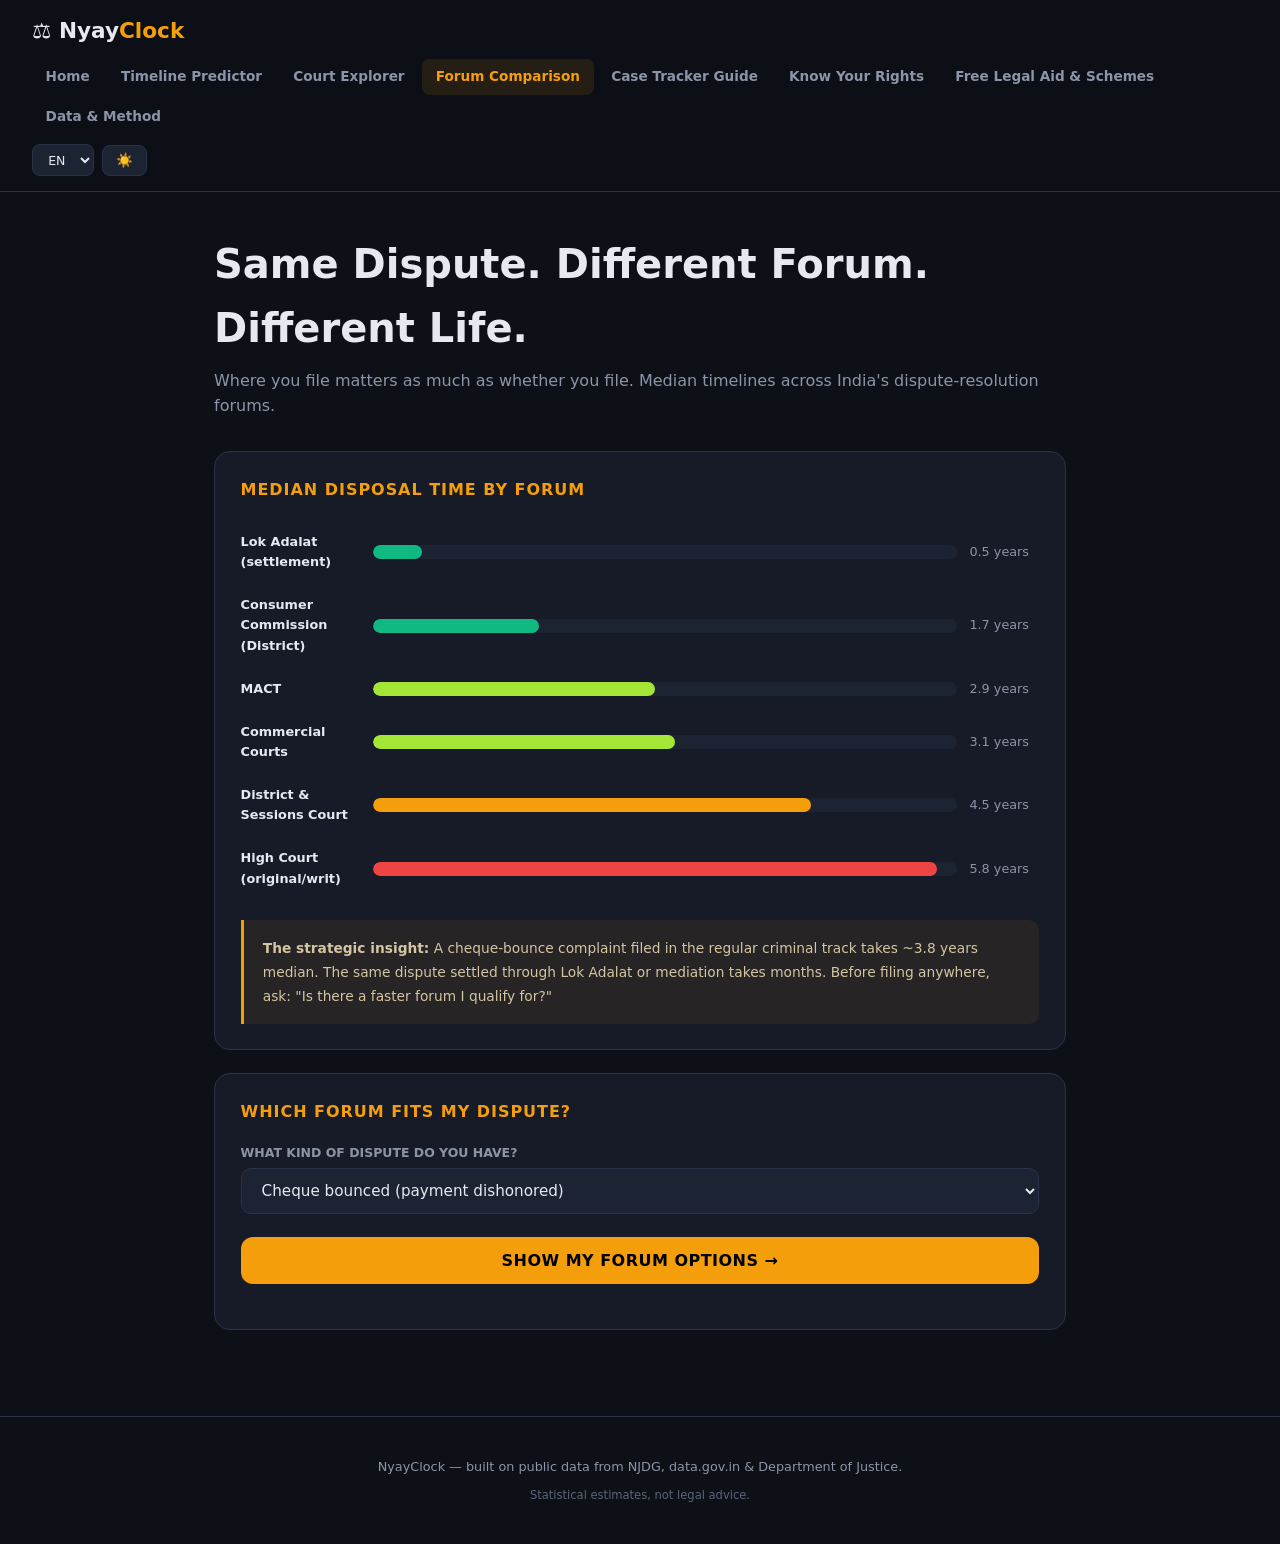
<file: forums.html>
<!DOCTYPE html>
<html lang="en">
<head>
<meta charset="UTF-8">
<meta name="viewport" content="width=device-width, initial-scale=1.0">
<title>Forum Comparison — NyayClock</title>
<link rel="stylesheet" href="assets/style.css">
</head>
<body>
<nav class="nav">
  <a class="brand" href="index.html">⚖️ Nyay<span>Clock</span></a>
  <div class="nav-links">
    <a href="index.html">Home</a>
    <a href="predictor.html">Timeline Predictor</a>
    <a href="courts.html">Court Explorer</a>
    <a href="forums.html">Forum Comparison</a>
    <a href="tracker.html">Case Tracker Guide</a>
    <a href="rights.html">Know Your Rights</a>
    <a href="aid.html" data-i18n="nav.aid">Free Legal Aid & Schemes</a>
    <a href="about.html">Data & Method</a>
  </div>
</nav>

<div class="page">
  <h1>Same Dispute. Different Forum. Different Life.</h1>
  <p class="lead">Where you file matters as much as whether you file. Median timelines across India's dispute-resolution forums.</p>

  <div class="panel-box">
    <h2>Median Disposal Time by Forum</h2>
    <div id="forumList"></div>
    <div class="note-box"><b>The strategic insight:</b> A cheque-bounce complaint filed in the regular criminal track takes ~3.8 years median. The same dispute settled through Lok Adalat or mediation takes months. Before filing anywhere, ask: "Is there a faster forum I qualify for?"</div>
  </div>

  <div class="panel-box">
    <h2>Which Forum Fits My Dispute?</h2>
    <label>WHAT KIND OF DISPUTE DO YOU HAVE?</label>
    <select id="dispute">
      <option>Cheque bounced (payment dishonored)</option>
      <option>Someone owes me money (loan/invoice)</option>
      <option>Defective product or bad service</option>
      <option>Matrimonial / family dispute</option>
      <option>Property disagreement</option>
      <option>Road accident injury claim</option>
      <option>Online fraud / cyber scam</option>
    </select>
    <button class="go" onclick="recommend()">SHOW MY FORUM OPTIONS →</button>
    <div id="recs" style="margin-top:1.2rem"></div>
  </div>
</div>

<footer>
  <div>NyayClock — built on public data from NJDG, data.gov.in & Department of Justice.</div>
  <div class="disclaimer">Statistical estimates, not legal advice.</div>
</footer>

<script src="data/courts.js"></script>
<script src="assets/i18n.js"></script>
<script src="assets/app.js"></script>
<script>
const maxT = 6;
document.getElementById('forumList').innerHTML = FORUM_COMPARISON.map((f,i)=>`
  <div class="range-row" style="padding:.7rem 0">
    <span style="font-weight:700;color:var(--text)">${f.forum}</span>
    <div class="range-track"><div class="range-fill" data-w="${Math.min(100,parseFloat(f.time)/maxT*100)}" style="background:${f.color}"></div></div>
    <span>${f.time}</span>
  </div>`).join('');

const RECS = {
'Cheque bounced (payment dishonored)':[
['1️⃣ Demand notice u/s 138 (30 days)','Free · often settles','Send via lawyer/registered post — mandatory before filing'],
['2️⃣ Mediation if notice fails','3–9 months','Court-annexed or private'],
['3️⃣ 138 NI Act complaint (Magistrate)','~3.8 yrs median','The formal route — use our predictor for your district'],
['4️⃣ Lok Adalat (any stage)','3–7 months','Even after filing, cases get referred here']],
'Someone owes me money (loan/invoice)':[
['1️⃣ Written demand + payment plan offer','Free · 15–30 days','Document everything in writing'],
['2️⃣ Commercial Court (if ≥₹3L & business dispute)','~40% faster civil track','Check eligibility under Commercial Courts Act 2015'],
['3️⃣ Arbitration (if agreement has clause)','12–18 months','Faster than civil suit, binding'],
['4️⃣ Civil recovery suit','~5.6 yrs median','Last resort — see predictor']],
'Defective product or bad service':[
['1️⃣ Written complaint to seller/provider','Free · 15–30 days','CPA 2019 requires this first step'],
['2️⃣ National Consumer Helpline (1915 / INGRAM)','1–3 months','Free mediation-style resolution'],
['3️⃣ District Consumer Commission','~1.7 yrs median','Fastest formal forum; fees are tiny (₹100–₹750)'],
['4️⃣ Civil court','not recommended','Slower and costlier than consumer route']],
'Matrimonial / family dispute':[
['1️⃣ Family counselling / mediation','3–8 months','Family Courts Act mandates counseling first'],
['2️⃣ Mutual consent divorce (13B)','6–18 months','If both agree — dramatically faster'],
['3️⃣ Contested proceedings','~4.4 yrs median','Use predictor for your district']],
'Property disagreement':[
['1️⃣ Title verification + negotiation','months','Often reveals the dispute is documentable and settleable'],
['2️⃣ Mediation with family elders/counselor','variable','Partition deeds avoid litigation entirely'],
['3️⃣ Civil title/partition suit','~8.9 yrs median','The longest category in Indian courts — plan accordingly']],
'Road accident injury claim':[
['1️⃣ Claim application to MACT','~2.9 yrs median','No court fee; insurer is party by law'],
['2️⃣ MACT Lok Adalat reference','6–12 months','Very high settlement rate'],
['3️⃣ Direct insurer settlement','3–6 months','For clear-liability cases']],
'Online fraud / cyber scam':[
['1️⃣ Cybercrime.gov.in complaint + 1930 helpline','Hours–days','Freeze-window can recover funds if fast'],
['2️⃣ Bank ombudsman (if bank negligence)','30–60 days','RBI integrated ombudsman scheme'],
['3️⃣ Consumer commission (deficiency of service)','~1.7 yrs median','Banks/platforms are service providers under CPA'],
['4️⃣ Police FIR → criminal trial','years','For prosecution of the fraudster specifically']],
};
function recommend(){
  const d = document.getElementById('dispute').value;
  document.getElementById('recs').innerHTML = `<div class="note-box" style="margin-top:0;margin-bottom:.8rem"><b>Recommended path for:</b> ${d}</div>` +
    RECS[d].map(r=>`<div class="alt-item"><span><b>${r[0]}</b><br><span style="color:var(--muted);font-size:.82rem">${r[2]}</span></span><b style="white-space:nowrap">${r[1]}</b></div>`).join('');
}
setTimeout(()=>document.querySelectorAll('.range-fill').forEach(f=>f.style.width=f.dataset.w+'%'),120);
</script>
</body>
</html>
</file>
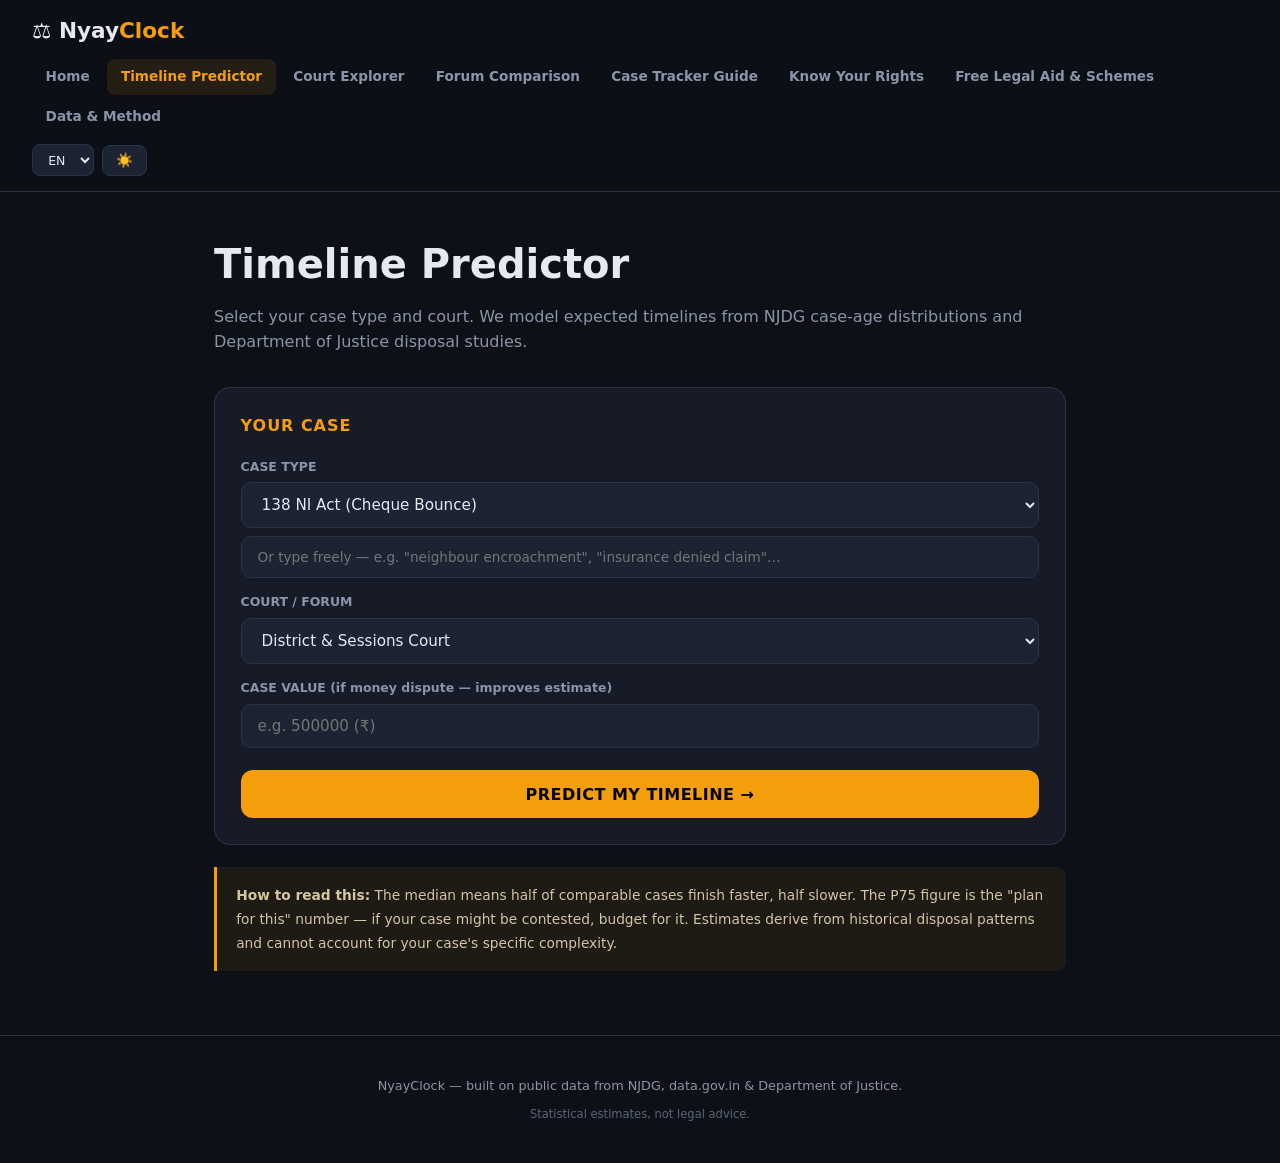
<file: predictor.html>
<!DOCTYPE html>
<html lang="en">
<head>
<meta charset="UTF-8">
<meta name="viewport" content="width=device-width, initial-scale=1.0">
<title>Timeline Predictor — NyayClock</title>
<link rel="stylesheet" href="assets/style.css">
</head>
<body>
<nav class="nav">
  <a class="brand" href="index.html">⚖️ Nyay<span>Clock</span></a>
  <div class="nav-links">
    <a href="index.html">Home</a>
    <a href="predictor.html">Timeline Predictor</a>
    <a href="courts.html">Court Explorer</a>
    <a href="forums.html">Forum Comparison</a>
    <a href="tracker.html">Case Tracker Guide</a>
    <a href="rights.html">Know Your Rights</a>
    <a href="aid.html" data-i18n="nav.aid">Free Legal Aid & Schemes</a>
    <a href="about.html">Data & Method</a>
  </div>
</nav>

<div class="page">
  <div style="display:flex;justify-content:space-between;align-items:flex-start;flex-wrap:wrap;gap:.8rem">
    <div>
      <h1 id="pgTitle">Timeline Predictor</h1>
      <p class="lead" id="pgLead">Select your case type and court. We model expected timelines from NJDG case-age distributions and Department of Justice disposal studies.</p>
    </div>
  </div>

  <div class="panel-box">
    <h2>Your Case</h2>
    <label id="lblType">CASE TYPE</label>
    <select id="ctype"></select>
    <div style="margin:.5rem 0 .2rem">
      <input type="text" id="freeSearch" placeholder='Or type freely — e.g. "neighbour encroachment"…' style="font-size:.85rem">
      <div id="searchHint" style="font-size:.75rem;color:var(--accent2);margin-top:.35rem;display:none"></div>
    </div>
    <label>COURT / FORUM</label>
    <select id="court"></select>
    <label>CASE VALUE (if money dispute — improves estimate)</label>
    <input type="number" id="value" placeholder="e.g. 500000 (₹)" min="0">
    <button class="go" onclick="predict()">PREDICT MY TIMELINE →</button>
  </div>

  <div class="panel-box" id="result" style="display:none">
    <h2>Prediction Result</h2>
    <div class="result-big"><b id="rMedian">—</b><span>MEDIAN TIME TO FINAL DISPOSAL</span></div>
    <div id="rRanges"></div>
    <div class="note-box" id="rNote"></div>
  </div>

  <div class="panel-box" id="alts" style="display:none">
    <h2>Faster Alternatives For Your Dispute</h2>
    <div id="rAlts"></div>
  </div>

  <div class="note-box">
    <b>How to read this:</b> The median means half of comparable cases finish faster, half slower. The P75 figure is the "plan for this" number — if your case might be contested, budget for it. Estimates derive from historical disposal patterns and cannot account for your case's specific complexity.
  </div>
</div>

<footer>
  <div>NyayClock — built on public data from NJDG, data.gov.in & Department of Justice.</div>
  <div class="disclaimer">Statistical estimates, not legal advice.</div>
</footer>

<script src="data/courts.js"></script>
<script src="assets/live.js"></script>
<script src="assets/i18n.js"></script>
<script src="assets/app.js"></script>
<script>
// Theme toggle is global (app.js). Language state LANG comes from app.js too.

// ---- Language ----
const ctypeSel = document.getElementById('ctype');

function caseTypeLabel(key){ return LANG==='hi' && CASE_TYPE_HI[key] ? CASE_TYPE_HI[key] : key; }

function fillCaseTypes(){
  const prev = ctypeSel.value;
  ctypeSel.innerHTML = '';
  Object.keys(CASE_TYPE_MODELS).forEach(k => {
    const o = document.createElement('option'); o.value = k; o.textContent = caseTypeLabel(k); ctypeSel.appendChild(o);
  });
  if(prev && CASE_TYPE_MODELS[prev]) ctypeSel.value = prev;
}

// Free-text search: match user words against keyword map
function searchCaseTypes(query){
  if(!query || query.trim().length < 3) return null;
  const q = query.toLowerCase();
  const scores = {};
  for(const [type, keywords] of Object.entries(CASE_TYPE_KEYWORDS)){
    let score = 0;
    for(const kw of keywords){
      if(q.includes(kw)) score += kw.length; // longer matches weigh more
      else if(kw.length > 4 && q.split(/\s+/).some(w => w.length>3 && (kw.includes(w) || w.includes(kw)))) score += 2;
    }
    // also match against the type name itself
    if(caseTypeLabel(type).toLowerCase().includes(q)) score += 10;
    if(score > 0) scores[type] = score;
  }
  return Object.entries(scores).sort((a,b)=>b[1]-a[1]).slice(0,3).map(e=>e[0]);
}

const courts = ['District & Sessions Court','Commercial Court (if eligible)','High Court'];
const courtSel = document.getElementById('court');
courts.forEach(c => { const o = document.createElement('option'); o.textContent = c; courtSel.appendChild(o); });

function applyLang(){
  const t = I18N[LANG];
  document.getElementById('pgTitle').textContent = t['pred.h1'];
  document.getElementById('pgLead').textContent = t['pred.lead'];
  const labels = document.querySelectorAll('.panel-box label');
  if(labels[0]) labels[0].textContent = t['pred.caseType'];
  if(labels[1]) labels[1].textContent = t['pred.court'];
  if(labels[2]) labels[2].textContent = t['pred.value'];
  document.querySelector('button.go').textContent = t['pred.go'];
  document.getElementById('freeSearch').placeholder = t['pred.searchPlaceholder'];
  fillCaseTypes();
  if(document.getElementById('result').style.display === 'block') predict(true);
  localStorage.setItem('nyay-lang', LANG);
}
// The global langSel (injected by app.js) reloads the page on change, so applyLang()
// runs on load with the persisted LANG. No local listener needed.
applyLang();

// Free-text search wiring
const freeSearch = document.getElementById('freeSearch');
freeSearch.addEventListener('input', () => {
  const matches = searchCaseTypes(freeSearch.value);
  const hint = document.getElementById('searchHint');
  if(matches && matches.length){
    ctypeSel.value = matches[0];
    hint.style.display = 'block';
    hint.textContent = '→ ' + (LANG==='hi' ? 'मैच हुआ: ' : 'Matched: ') + caseTypeLabel(matches[0]) +
      (matches.length > 1 ? ` (${LANG==='hi'?'अन्य':'also'}: ${matches.slice(1).map(caseTypeLabel).join(', ')})` : '');
  } else if(freeSearch.value.trim().length >= 3){
    hint.style.display = 'block';
    hint.textContent = I18N[LANG]['pred.searchNoMatch'];
  } else {
    hint.style.display = 'none';
  }
});

function yrWord(y){ return y >= 1 ? I18N[LANG]['pred.yrs'] : I18N[LANG]['pred.yr']; }

function predict(silent){
  const ct = ctypeSel.value;
  const m = CASE_TYPE_MODELS[ct];
  const court = courtSel.value;
  const val = +document.getElementById('value').value || 0;

  let median = m.median, p25 = m.p25, p75 = m.p75;
  if(court.startsWith('Commercial') && val >= 300000){ median *= .62; p25 *= .62; p75 *= .62; }
  else if(court.startsWith('Commercial')){ median = m.median * .85; }
  if(court === 'High Court'){ median *= 1.35; p25 *= 1.3; p75 *= 1.4; }

  const t = I18N[LANG];
  document.getElementById('rMedian').textContent = '≈ ' + median.toFixed(1) + ' ' + yrWord(median);
  document.querySelector('#result h2').textContent = t['pred.result'];
  document.querySelector('.result-big span').textContent = t['pred.medianLabel'];
  const maxW = Math.max(p75, median*1.1);
  document.getElementById('rRanges').innerHTML = `
    <div class="range-row"><span>${t['pred.fast']}</span><div class="range-track"><div class="range-fill" data-w="${p25/maxW*100}" style="background:var(--good)"></div></div><span>${p25.toFixed(1)} ${yrWord(p25)}</span></div>
    <div class="range-row"><span>${t['pred.med']}</span><div class="range-track"><div class="range-fill" data-w="${median/maxW*100}" style="background:var(--accent)"></div></div><span>${median.toFixed(1)} ${yrWord(median)}</span></div>
    <div class="range-row"><span>${t['pred.slow']}</span><div class="range-track"><div class="range-fill" data-w="${Math.min(100,p75/maxW*100)}" style="background:var(--bad)"></div></div><span>${p75.toFixed(1)} ${yrWord(p75)}</span></div>`;
  setTimeout(()=>document.querySelectorAll('#rRanges .range-fill').forEach(f=>f.style.width=f.dataset.w+'%'),80);

  document.getElementById('rNote').innerHTML = '<b>' + t['pred.about'] + '</b> ' + m.note;

  const altsDiv = document.getElementById('rAlts');
  altsDiv.innerHTML = m.alternatives.map(a=>`<div class="alt-item"><span>${a[0]}</span><b>${a[1]}</b></div>`).join('');
  if(val >= 300000 && !court.startsWith('Commercial')){
    altsDiv.innerHTML += `<div class="alt-item"><span>💡 ${LANG==='hi' ? `Aapki rakam (₹${val.toLocaleString('en-IN')}) <b>Commercial Courts Act</b> ke under aati hai — ek fast-track forum.` : `Your dispute value (₹${val.toLocaleString('en-IN')}) qualifies for the <b>Commercial Courts Act</b> — a dedicated fast-track forum.`}</span><button class="go" style="width:auto;margin:0;padding:.5rem 1.2rem;font-size:.8rem" onclick="document.getElementById('court').value='Commercial Court (if eligible)';predict();window.scrollTo({top:0,behavior:'smooth'})">${LANG==='hi'?'Commercial mein dobara →':'Re-run as commercial →'}</button></div>`;
  }
  document.getElementById('result').style.display = 'block';
  document.getElementById('alts').style.display = 'block';
  if(!silent) document.getElementById('result').scrollIntoView({behavior:'smooth'});
}
</script>
</body>
</html>
</file>
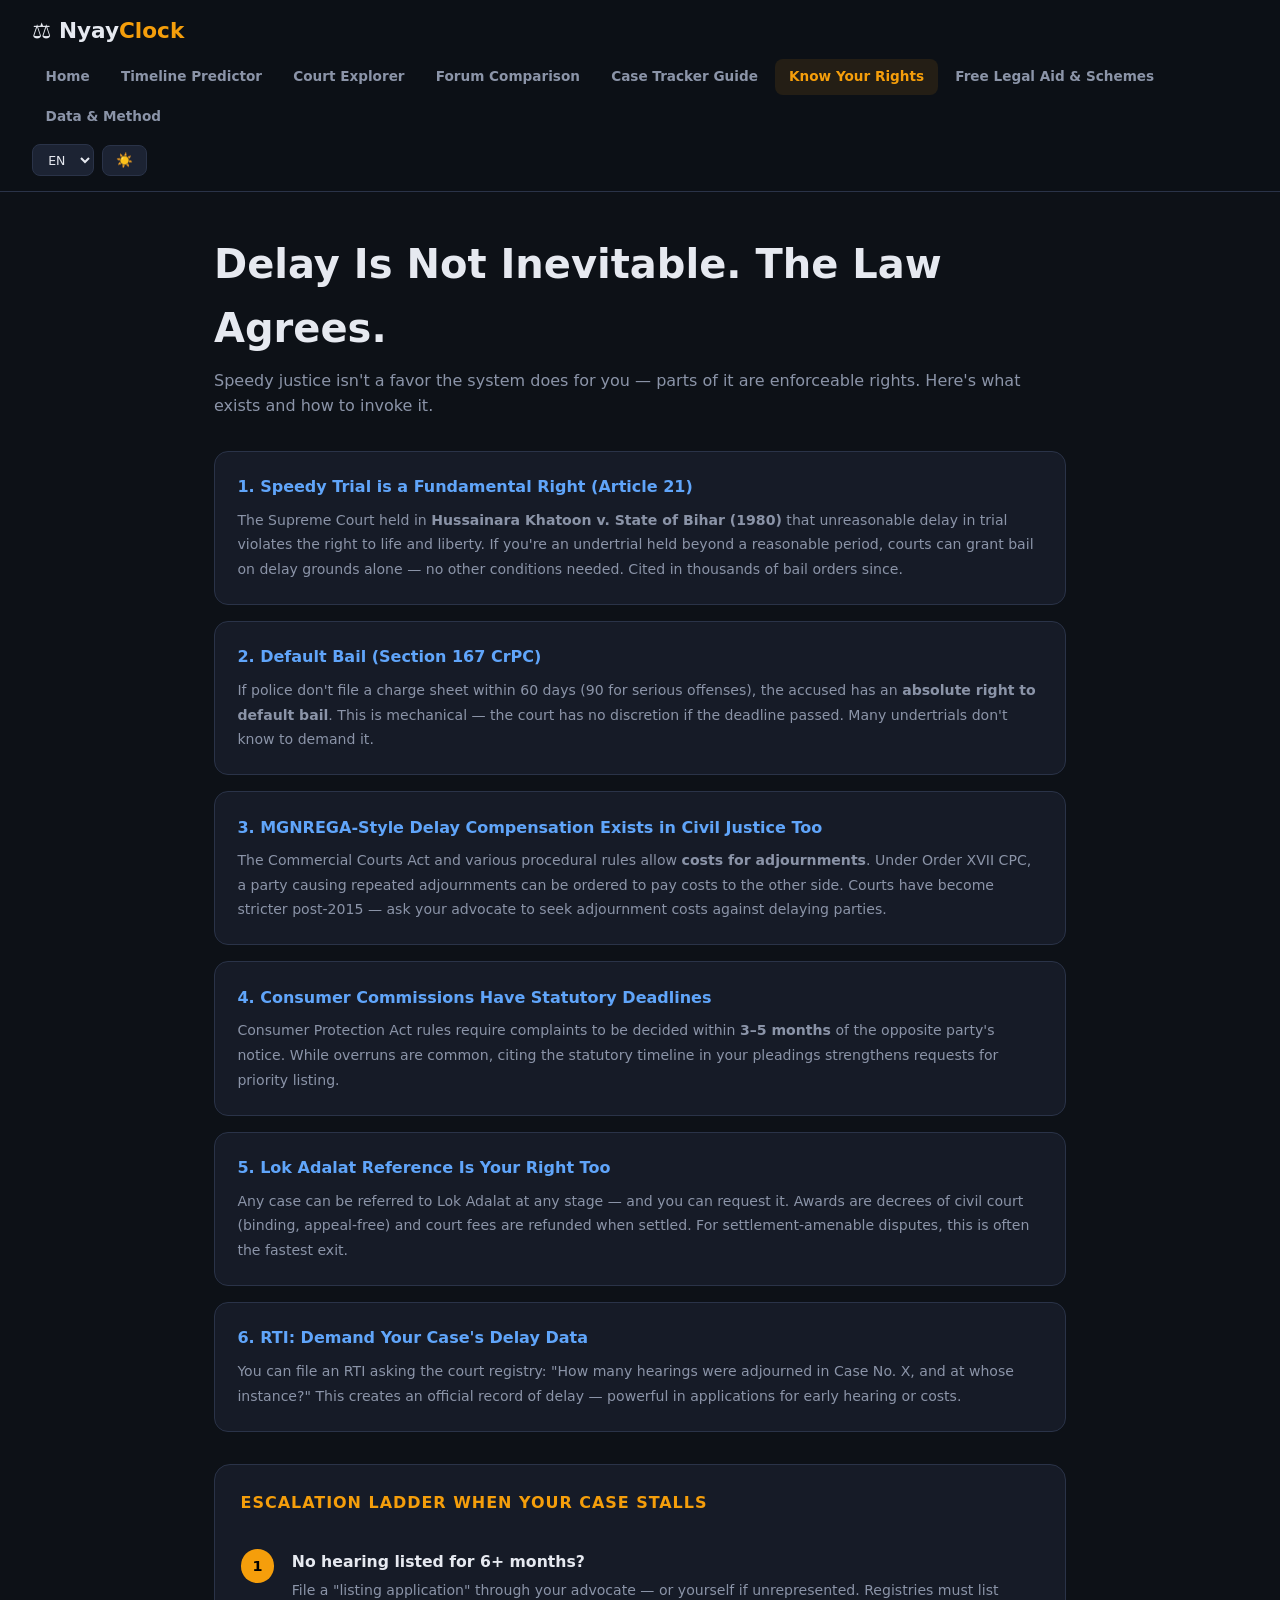
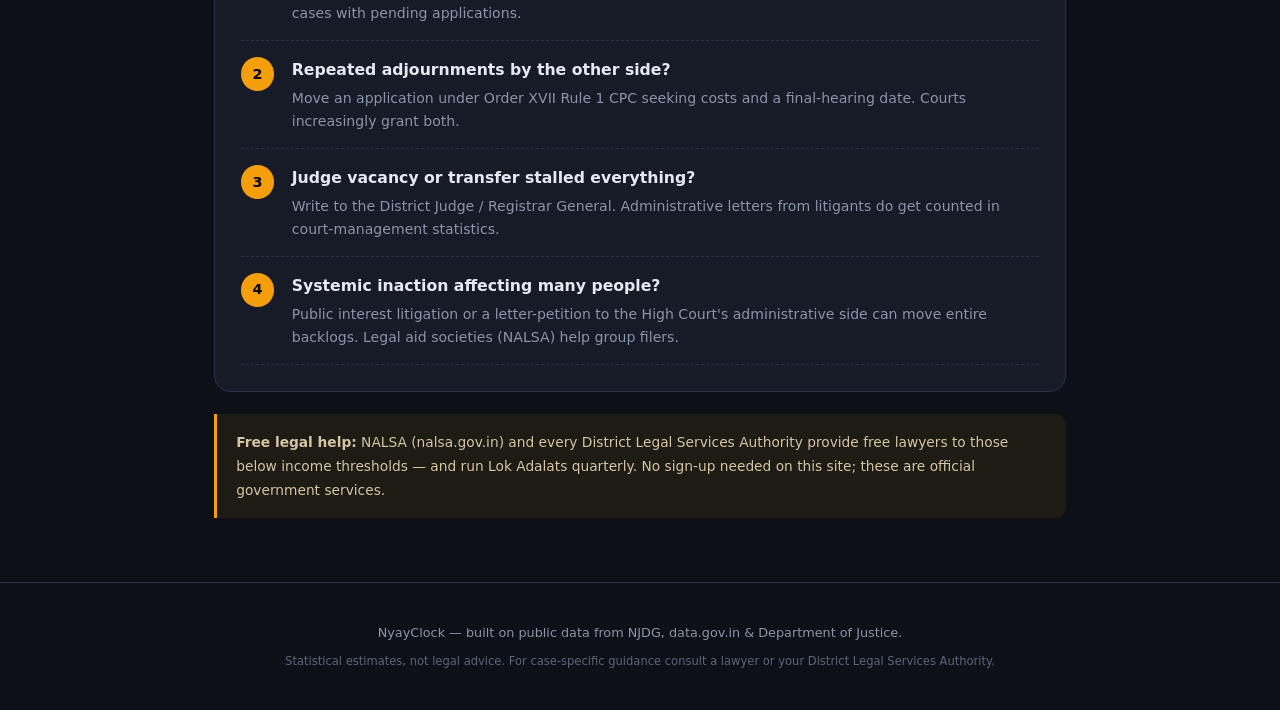
<file: rights.html>
<!DOCTYPE html>
<html lang="en">
<head>
<meta charset="UTF-8">
<meta name="viewport" content="width=device-width, initial-scale=1.0">
<title>Know Your Rights — NyayClock</title>
<link rel="stylesheet" href="assets/style.css">
</head>
<body>
<nav class="nav">
  <a class="brand" href="index.html">⚖️ Nyay<span>Clock</span></a>
  <div class="nav-links">
    <a href="index.html">Home</a>
    <a href="predictor.html">Timeline Predictor</a>
    <a href="courts.html">Court Explorer</a>
    <a href="forums.html">Forum Comparison</a>
    <a href="tracker.html">Case Tracker Guide</a>
    <a href="rights.html">Know Your Rights</a>
    <a href="aid.html" data-i18n="nav.aid">Free Legal Aid & Schemes</a>
    <a href="about.html">Data & Method</a>
  </div>
</nav>

<div class="page">
  <h1>Delay Is Not Inevitable. The Law Agrees.</h1>
  <p class="lead">Speedy justice isn't a favor the system does for you — parts of it are enforceable rights. Here's what exists and how to invoke it.</p>

  <div class="right-card">
    <h3>1. Speedy Trial is a Fundamental Right (Article 21)</h3>
    <p>The Supreme Court held in <b>Hussainara Khatoon v. State of Bihar (1980)</b> that unreasonable delay in trial violates the right to life and liberty. If you're an undertrial held beyond a reasonable period, courts can grant bail on delay grounds alone — no other conditions needed. Cited in thousands of bail orders since.</p>
  </div>
  <div class="right-card">
    <h3>2. Default Bail (Section 167 CrPC)</h3>
    <p>If police don't file a charge sheet within 60 days (90 for serious offenses), the accused has an <b>absolute right to default bail</b>. This is mechanical — the court has no discretion if the deadline passed. Many undertrials don't know to demand it.</p>
  </div>
  <div class="right-card">
    <h3>3. MGNREGA-Style Delay Compensation Exists in Civil Justice Too</h3>
    <p>The Commercial Courts Act and various procedural rules allow <b>costs for adjournments</b>. Under Order XVII CPC, a party causing repeated adjournments can be ordered to pay costs to the other side. Courts have become stricter post-2015 — ask your advocate to seek adjournment costs against delaying parties.</p>
  </div>
  <div class="right-card">
    <h3>4. Consumer Commissions Have Statutory Deadlines</h3>
    <p>Consumer Protection Act rules require complaints to be decided within <b>3–5 months</b> of the opposite party's notice. While overruns are common, citing the statutory timeline in your pleadings strengthens requests for priority listing.</p>
  </div>
  <div class="right-card">
    <h3>5. Lok Adalat Reference Is Your Right Too</h3>
    <p>Any case can be referred to Lok Adalat at any stage — and you can request it. Awards are decrees of civil court (binding, appeal-free) and court fees are refunded when settled. For settlement-amenable disputes, this is often the fastest exit.</p>
  </div>
  <div class="right-card">
    <h3>6. RTI: Demand Your Case's Delay Data</h3>
    <p>You can file an RTI asking the court registry: "How many hearings were adjourned in Case No. X, and at whose instance?" This creates an official record of delay — powerful in applications for early hearing or costs.</p>
  </div>

  <div class="panel-box" style="margin-top:2rem">
    <h2>Escalation Ladder When Your Case Stalls</h2>
    <div class="steps">
      <div class="step"><h4>No hearing listed for 6+ months?</h4><p>File a "listing application" through your advocate — or yourself if unrepresented. Registries must list cases with pending applications.</p></div>
      <div class="step"><h4>Repeated adjournments by the other side?</h4><p>Move an application under Order XVII Rule 1 CPC seeking costs and a final-hearing date. Courts increasingly grant both.</p></div>
      <div class="step"><h4>Judge vacancy or transfer stalled everything?</h4><p>Write to the District Judge / Registrar General. Administrative letters from litigants do get counted in court-management statistics.</p></div>
      <div class="step"><h4>Systemic inaction affecting many people?</h4><p>Public interest litigation or a letter-petition to the High Court's administrative side can move entire backlogs. Legal aid societies (NALSA) help group filers.</p></div>
    </div>
  </div>

  <div class="note-box">
    <b>Free legal help:</b> NALSA (nalsa.gov.in) and every District Legal Services Authority provide free lawyers to those below income thresholds — and run Lok Adalats quarterly. No sign-up needed on this site; these are official government services.
  </div>
</div>

<footer>
  <div>NyayClock — built on public data from NJDG, data.gov.in & Department of Justice.</div>
  <div class="disclaimer">Statistical estimates, not legal advice. For case-specific guidance consult a lawyer or your District Legal Services Authority.</div>
</footer>

<script src="data/courts.js"></script>
<script src="assets/i18n.js"></script>
<script src="assets/app.js"></script>
</body>
</html>
</file>
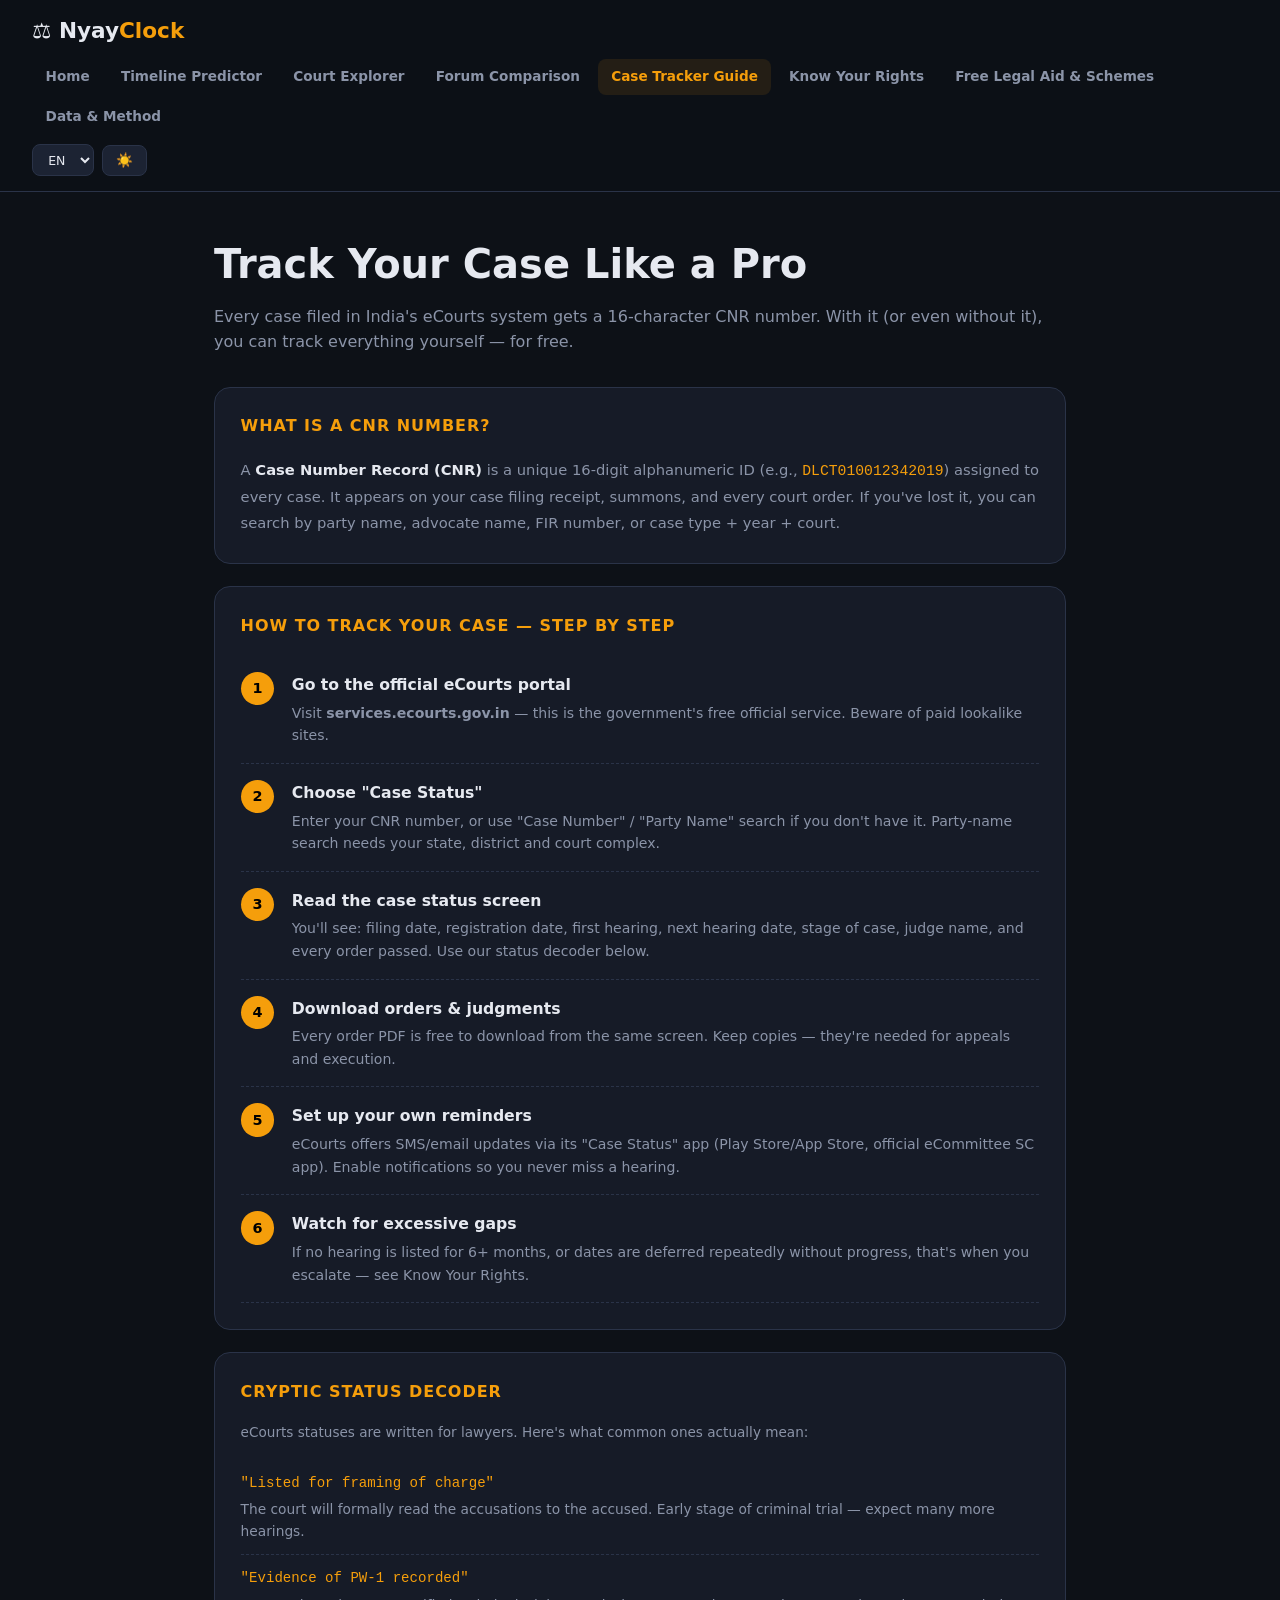
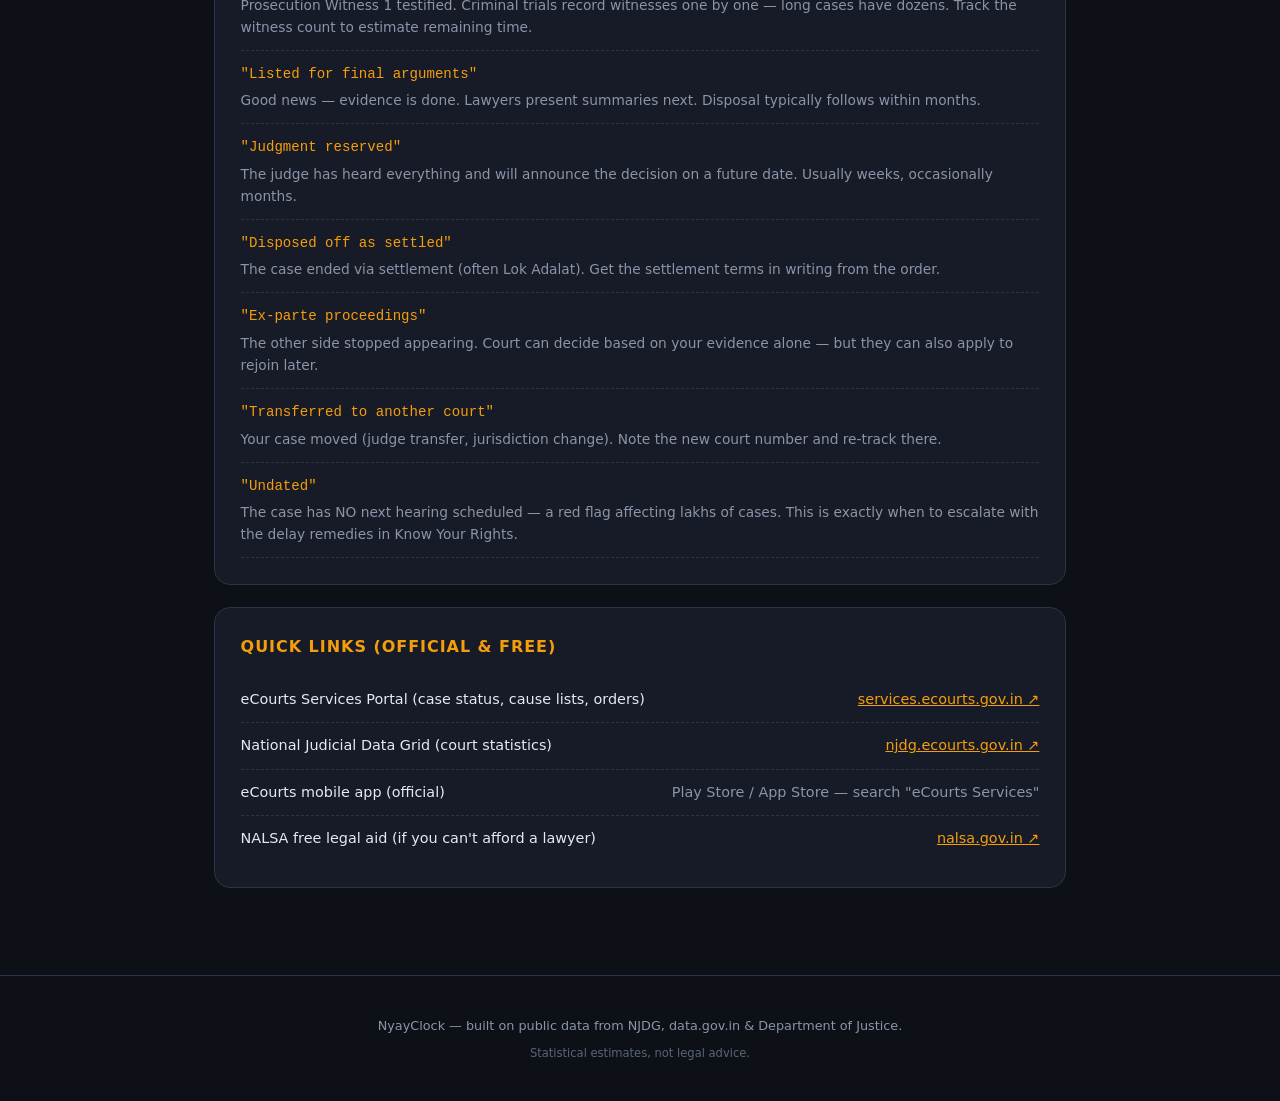
<file: tracker.html>
<!DOCTYPE html>
<html lang="en">
<head>
<meta charset="UTF-8">
<meta name="viewport" content="width=device-width, initial-scale=1.0">
<title>Case Tracker Guide — NyayClock</title>
<link rel="stylesheet" href="assets/style.css">
</head>
<body>
<nav class="nav">
  <a class="brand" href="index.html">⚖️ Nyay<span>Clock</span></a>
  <div class="nav-links">
    <a href="index.html">Home</a>
    <a href="predictor.html">Timeline Predictor</a>
    <a href="courts.html">Court Explorer</a>
    <a href="forums.html">Forum Comparison</a>
    <a href="tracker.html">Case Tracker Guide</a>
    <a href="rights.html">Know Your Rights</a>
    <a href="aid.html" data-i18n="nav.aid">Free Legal Aid & Schemes</a>
    <a href="about.html">Data & Method</a>
  </div>
</nav>

<div class="page">
  <h1>Track Your Case Like a Pro</h1>
  <p class="lead">Every case filed in India's eCourts system gets a 16-character CNR number. With it (or even without it), you can track everything yourself — for free.</p>

  <div class="panel-box">
    <h2>What Is a CNR Number?</h2>
    <p style="font-size:.92rem;color:var(--muted);line-height:1.8">A <b style="color:var(--text)">Case Number Record (CNR)</b> is a unique 16-digit alphanumeric ID (e.g., <span style="font-family:monospace;color:var(--accent)">DLCT010012342019</span>) assigned to every case. It appears on your case filing receipt, summons, and every court order. If you've lost it, you can search by party name, advocate name, FIR number, or case type + year + court.</p>
  </div>

  <div class="panel-box steps">
    <h2>How To Track Your Case — Step by Step</h2>
    <div class="step"><h4>Go to the official eCourts portal</h4><p>Visit <b>services.ecourts.gov.in</b> — this is the government's free official service. Beware of paid lookalike sites.</p></div>
    <div class="step"><h4>Choose "Case Status"</h4><p>Enter your CNR number, or use "Case Number" / "Party Name" search if you don't have it. Party-name search needs your state, district and court complex.</p></div>
    <div class="step"><h4>Read the case status screen</h4><p>You'll see: filing date, registration date, first hearing, next hearing date, stage of case, judge name, and every order passed. Use our status decoder below.</p></div>
    <div class="step"><h4>Download orders & judgments</h4><p>Every order PDF is free to download from the same screen. Keep copies — they're needed for appeals and execution.</p></div>
    <div class="step"><h4>Set up your own reminders</h4><p>eCourts offers SMS/email updates via its "Case Status" app (Play Store/App Store, official eCommittee SC app). Enable notifications so you never miss a hearing.</p></div>
    <div class="step"><h4>Watch for excessive gaps</h4><p>If no hearing is listed for 6+ months, or dates are deferred repeatedly without progress, that's when you escalate — see Know Your Rights.</p></div>
  </div>

  <div class="panel-box">
    <h2>Cryptic Status Decoder</h2>
    <p style="color:var(--muted);font-size:.85rem;margin-bottom:1rem">eCourts statuses are written for lawyers. Here's what common ones actually mean:</p>
    <div id="decoder"></div>
  </div>

  <div class="panel-box">
    <h2>Quick Links (Official & Free)</h2>
    <div class="alt-item"><span>eCourts Services Portal (case status, cause lists, orders)</span><a href="https://services.ecourts.gov.in" target="_blank" rel="noopener" style="color:var(--accent)">services.ecourts.gov.in ↗</a></div>
    <div class="alt-item"><span>National Judicial Data Grid (court statistics)</span><a href="https://njdg.ecourts.gov.in" target="_blank" rel="noopener" style="color:var(--accent)">njdg.ecourts.gov.in ↗</a></div>
    <div class="alt-item"><span>eCourts mobile app (official)</span><span style="color:var(--muted)">Play Store / App Store — search "eCourts Services"</span></div>
    <div class="alt-item"><span>NALSA free legal aid (if you can't afford a lawyer)</span><a href="https://nalsa.gov.in" target="_blank" rel="noopener" style="color:var(--accent)">nalsa.gov.in ↗</a></div>
  </div>
</div>

<footer>
  <div>NyayClock — built on public data from NJDG, data.gov.in & Department of Justice.</div>
  <div class="disclaimer">Statistical estimates, not legal advice.</div>
</footer>

<script src="data/courts.js"></script>
<script src="assets/i18n.js"></script>
<script src="assets/app.js"></script>
<script>
const STATUSES = [
['"Listed for framing of charge"','The court will formally read the accusations to the accused. Early stage of criminal trial — expect many more hearings.'],
['"Evidence of PW-1 recorded"','Prosecution Witness 1 testified. Criminal trials record witnesses one by one — long cases have dozens. Track the witness count to estimate remaining time.'],
['"Listed for final arguments"','Good news — evidence is done. Lawyers present summaries next. Disposal typically follows within months.'],
['"Judgment reserved"','The judge has heard everything and will announce the decision on a future date. Usually weeks, occasionally months.'],
['"Disposed off as settled"','The case ended via settlement (often Lok Adalat). Get the settlement terms in writing from the order.'],
['"Ex-parte proceedings"','The other side stopped appearing. Court can decide based on your evidence alone — but they can also apply to rejoin later.'],
['"Transferred to another court"','Your case moved (judge transfer, jurisdiction change). Note the new court number and re-track there.'],
['"Undated"','The case has NO next hearing scheduled — a red flag affecting lakhs of cases. This is exactly when to escalate with the delay remedies in Know Your Rights.'],
];
document.getElementById('decoder').innerHTML = STATUSES.map(s=>`
<div style="padding:.75rem 0;border-bottom:1px dashed var(--border)">
<div style="font-family:monospace;color:var(--accent);font-size:.88rem">${s[0]}</div>
<div style="color:var(--muted);font-size:.86rem;margin-top:.25rem">${s[1]}</div>
</div>`).join('');
</script>
</body>
</html>
</file>
<file: assets/style.css>
:root{
  --bg:#0d1117; --panel:#161b27; --panel2:#1c2333; --border:#2a3348;
  --text:#e6e9f0; --muted:#8b94a8; --accent:#f59e0b; --accent2:#60a5fa;
  --good:#10b981; --warn:#f59e0b; --bad:#ef4444;
}
*{margin:0;padding:0;box-sizing:border-box}
body{background:var(--bg);color:var(--text);font-family:'Segoe UI',system-ui,-apple-system,sans-serif;line-height:1.6}
.nav{display:flex;justify-content:space-between;align-items:center;padding:.9rem 2rem;background:rgba(13,17,23,.95);border-bottom:1px solid var(--border);position:sticky;top:0;z-index:50;backdrop-filter:blur(8px);flex-wrap:wrap;gap:.6rem}
.brand{font-size:1.35rem;font-weight:800;color:var(--text);text-decoration:none}
.brand span{color:var(--accent)}
.nav-links{display:flex;gap:.25rem;flex-wrap:wrap}
.nav-links a{color:var(--muted);text-decoration:none;font-size:.85rem;font-weight:600;padding:.45rem .85rem;border-radius:8px;transition:.2s}
.nav-links a:hover{color:var(--text);background:var(--panel)}
.nav-links a.active{color:var(--accent);background:rgba(245,158,11,.1)}
.hero{padding:4.5rem 2rem 3rem;text-align:center;background:radial-gradient(ellipse at 50% -20%,rgba(245,158,11,.12),transparent 55%)}
.hero h1{font-size:clamp(2.2rem,6vw,4rem);line-height:1.08;letter-spacing:-.02em}
.hero h1 em{font-style:normal;color:var(--accent)}
.tagline{max-width:640px;margin:1.2rem auto 0;color:var(--muted);font-size:1.05rem}
.tagline b{color:var(--text)}
.hero-cta{margin-top:2rem;display:flex;gap:.9rem;justify-content:center;flex-wrap:wrap}
.btn{padding:.85rem 1.8rem;border-radius:12px;font-weight:700;text-decoration:none;font-size:.95rem;transition:.2s;display:inline-block}
.btn-primary{background:var(--accent);color:#000}
.btn-primary:hover{transform:translateY(-2px);box-shadow:0 10px 30px rgba(245,158,11,.3)}
.btn-ghost{border:1px solid var(--border);color:var(--text)}
.btn-ghost:hover{border-color:var(--accent);color:var(--accent)}
.trust-line{margin-top:1.6rem;font-size:.78rem;color:var(--muted)}
.stats-band{display:grid;grid-template-columns:repeat(auto-fit,minmax(200px,1fr));gap:1px;background:var(--border);border-top:1px solid var(--border);border-bottom:1px solid var(--border)}
.stat{background:var(--bg);padding:1.6rem 1rem;text-align:center}
.stat b{display:block;font-size:1.9rem;color:var(--accent);font-variant-numeric:tabular-nums}
.stat span{font-size:.75rem;color:var(--muted)}
.features{max-width:1100px;margin:3.5rem auto 4rem;padding:0 1.5rem;display:grid;grid-template-columns:repeat(auto-fit,minmax(300px,1fr));gap:1.2rem}
.feature-card{background:var(--panel);border:1px solid var(--border);border-radius:16px;padding:1.7rem;transition:.25s}
.feature-card:hover{border-color:var(--accent);transform:translateY(-4px)}
.f-icon{font-size:1.8rem;margin-bottom:.7rem}
.feature-card h3{font-size:1.05rem;margin-bottom:.5rem}
.feature-card p{color:var(--muted);font-size:.88rem;line-height:1.7}
.card-link{display:inline-block;margin-top:.9rem;color:var(--accent);text-decoration:none;font-size:.85rem;font-weight:700}
.page{max-width:900px;margin:0 auto;padding:2.5rem 1.5rem 4rem}
.page h1{font-size:clamp(1.7rem,4vw,2.5rem);margin-bottom:.5rem}
.page .lead{color:var(--muted);margin-bottom:2rem;font-size:1rem}
.panel-box{background:var(--panel);border:1px solid var(--border);border-radius:16px;padding:1.6rem;margin-bottom:1.4rem}
.panel-box h2{font-size:1rem;color:var(--accent);margin-bottom:1.1rem;text-transform:uppercase;letter-spacing:.06em}
label{display:block;font-size:.78rem;color:var(--muted);margin:.9rem 0 .35rem;font-weight:600}
select,input[type=number],input[type=text]{width:100%;background:var(--panel2);border:1px solid var(--border);color:var(--text);padding:.75rem 1rem;border-radius:10px;font-size:.95rem;outline:none;font-family:inherit}
select:focus,input:focus{border-color:var(--accent)}
button.go{width:100%;margin-top:1.4rem;background:var(--accent);color:#000;border:none;padding:.9rem;border-radius:12px;font-weight:800;font-size:1rem;cursor:pointer;font-family:inherit;letter-spacing:.03em;transition:.2s}
button.go:hover{filter:brightness(1.1);box-shadow:0 8px 24px rgba(245,158,11,.25)}
.result-big{text-align:center;padding:1.2rem 0}
.result-big b{font-size:3rem;color:var(--accent);display:block;line-height:1.1}
.result-big span{color:var(--muted);font-size:.82rem}
.kv{display:flex;justify-content:space-between;padding:.6rem 0;border-bottom:1px dashed var(--border);font-size:.9rem}
.kv:last-child{border:none}
.kv b{color:var(--text)}
.range-row{display:grid;grid-template-columns:120px 1fr 70px;gap:.8rem;align-items:center;font-size:.8rem;color:var(--muted);padding:.4rem 0}
.range-track{height:14px;background:var(--panel2);border-radius:99px;overflow:hidden}
.range-fill{height:100%;border-radius:99px;width:0;transition:width 1s cubic-bezier(.2,.9,.3,1)}
.alt-item{padding:.7rem 0;border-bottom:1px dashed var(--border);font-size:.9rem;display:flex;justify-content:space-between;gap:1rem;flex-wrap:wrap}
.alt-item:last-child{border:none}
.note-box{background:rgba(245,158,11,.07);border-left:3px solid var(--accent);border-radius:0 10px 10px 0;padding:1rem 1.2rem;font-size:.86rem;color:#d4c5a3;line-height:1.75;margin-top:1.2rem}
.table-wrap{overflow-x:auto}
table.data{width:100%;border-collapse:collapse;font-size:.87rem}
table.data th{text-align:left;font-size:.68rem;text-transform:uppercase;letter-spacing:.1em;color:var(--muted);padding:.5rem .8rem;border-bottom:2px solid var(--border)}
table.data td{padding:.65rem .8rem;border-bottom:1px solid var(--border)}
table.data tr:hover td{background:var(--panel2)}
.bar-cell{min-width:140px}
.mini-track{height:10px;background:var(--panel2);border-radius:99px;overflow:hidden}
.mini-fill{height:100%;border-radius:99px;background:linear-gradient(90deg,#f59e0b,#fbbf24);width:0;transition:width 1s}
footer{border-top:1px solid var(--border);padding:2.5rem 2rem;text-align:center;color:var(--muted);font-size:.8rem}
.disclaimer{margin-top:.5rem;font-size:.72rem;color:#5b6478}
.steps{counter-reset:step}
.step{position:relative;padding:1rem 0 1rem 3.2rem;border-bottom:1px dashed var(--border)}
.step::before{counter-increment:step;content:counter(step);position:absolute;left:0;top:1rem;width:2.1rem;height:2.1rem;background:var(--accent);color:#000;border-radius:50%;display:flex;align-items:center;justify-content:center;font-weight:800;font-size:.9rem}
.step h4{font-size:.98rem;margin-bottom:.3rem}
.step p{color:var(--muted);font-size:.88rem}
.right-card{background:var(--panel);border:1px solid var(--border);border-radius:14px;padding:1.4rem;margin-bottom:1rem}
.right-card h3{font-size:1rem;color:var(--accent2);margin-bottom:.5rem}
.right-card p{font-size:.88rem;color:var(--muted);line-height:1.75}
@media(max-width:640px){.range-row{grid-template-columns:90px 1fr 56px}}

/* ---- Visualization sections ---- */
.viz-section{max-width:1150px;margin:3rem auto;padding:0 1.5rem}
.viz-title{font-size:1.5rem;margin-bottom:.3rem}
.viz-sub{color:var(--muted);font-size:.88rem;margin-bottom:1.6rem}
.viz-grid{display:grid;grid-template-columns:repeat(auto-fit,minmax(320px,1fr));gap:1.2rem}
.viz-card{background:var(--panel);border:1px solid var(--border);border-radius:16px;padding:1.4rem;transition:.25s}
.viz-card:hover{border-color:rgba(245,158,11,.35)}
.viz-card h3{font-size:.95rem;margin-bottom:.9rem;color:var(--text)}
.viz-legend{font-size:.76rem;color:var(--muted);margin-top:.7rem;line-height:1.8}
.viz-note{font-size:.78rem;color:var(--muted);margin-top:.7rem;line-height:1.7;border-top:1px dashed var(--border);padding-top:.7rem}
.viz-note b{color:var(--accent)}

/* ---- Light theme ---- */
html[data-theme="light"]{
  --bg:#f6f7fb; --panel:#ffffff; --panel2:#eef1f6; --border:#d9dee8;
  --text:#141a26; --muted:#5a6578;
}
html[data-theme="light"] body{background:var(--bg)}
html[data-theme="light"] .nav{background:rgba(246,247,251,.95)}
html[data-theme="light"] .hero{background:radial-gradient(ellipse at 50% -20%,rgba(245,158,11,.15),transparent 55%)}
html[data-theme="light"] .note-box{background:rgba(245,158,11,.08);color:#7a5c1e}
html[data-theme="light"] .stat b{color:#b45309}
html[data-theme="light"] table.data tr:hover td{background:#f0f3f8}
</file>
